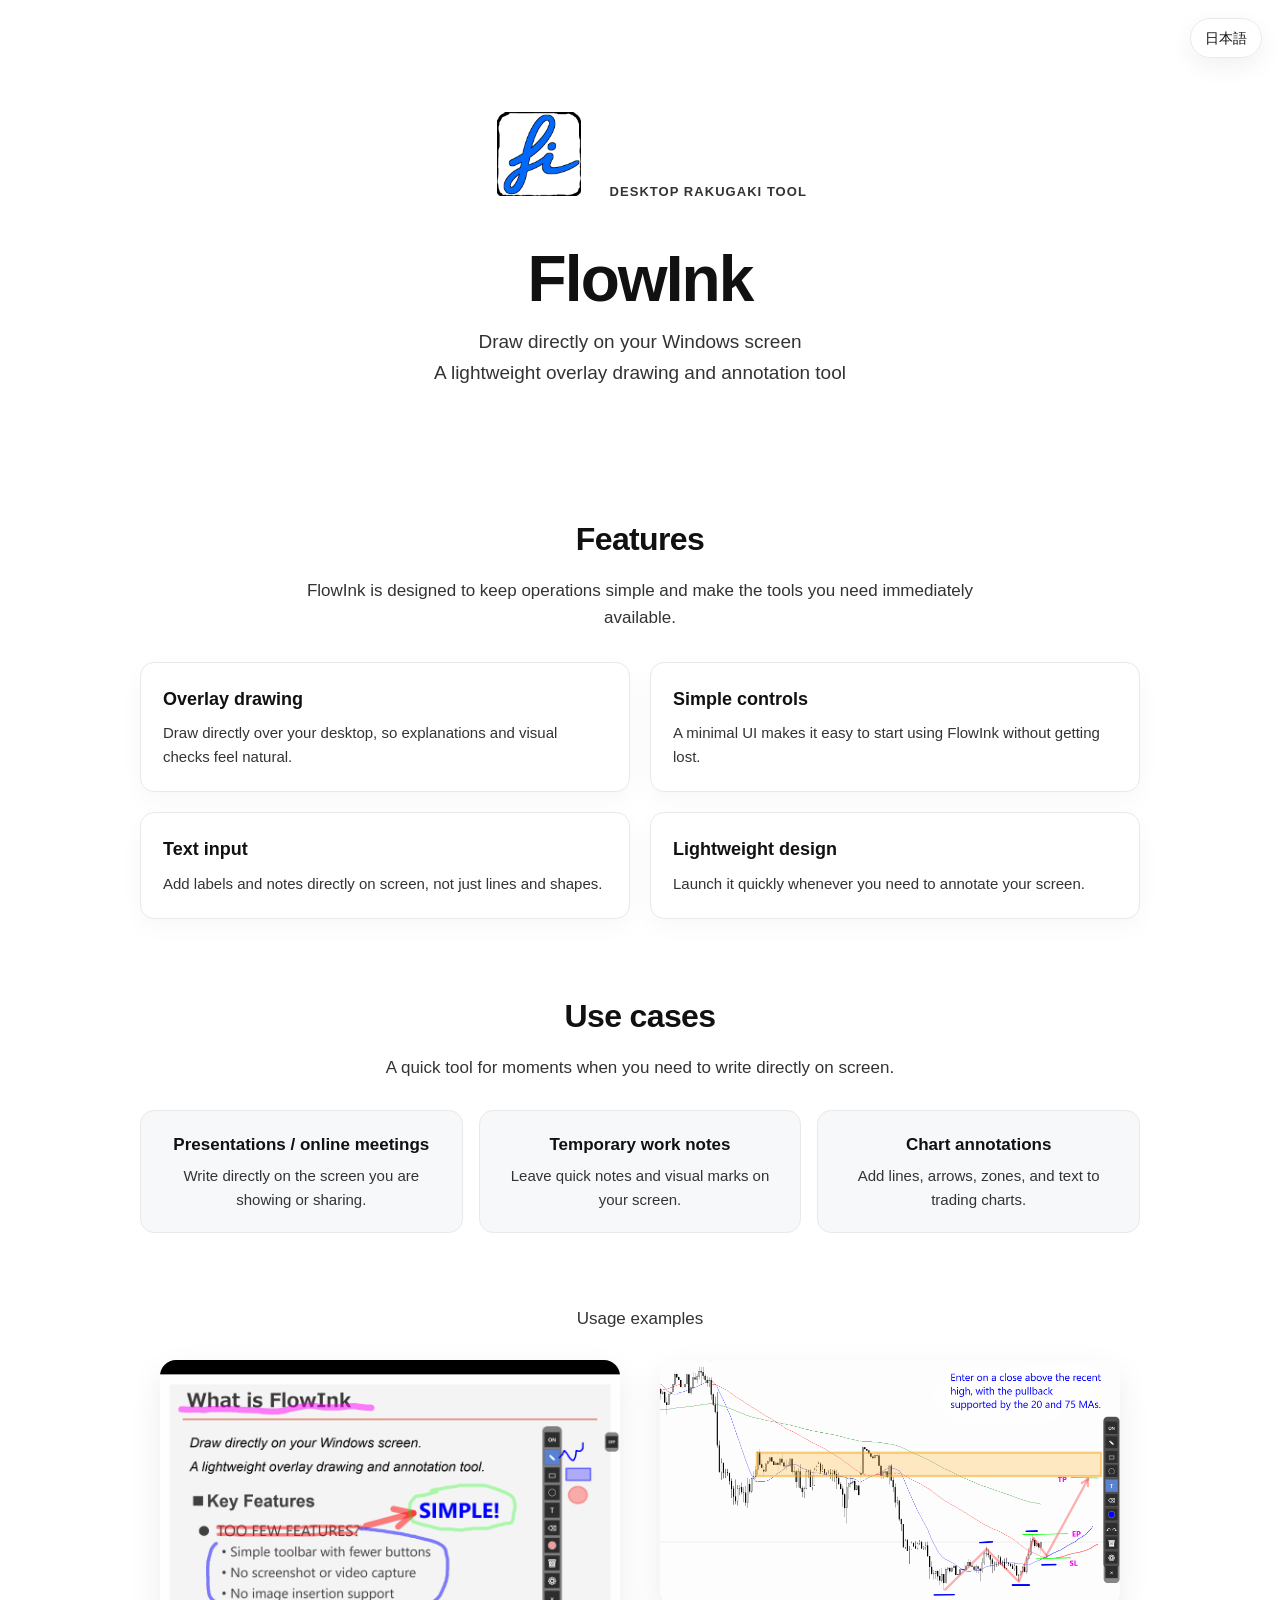
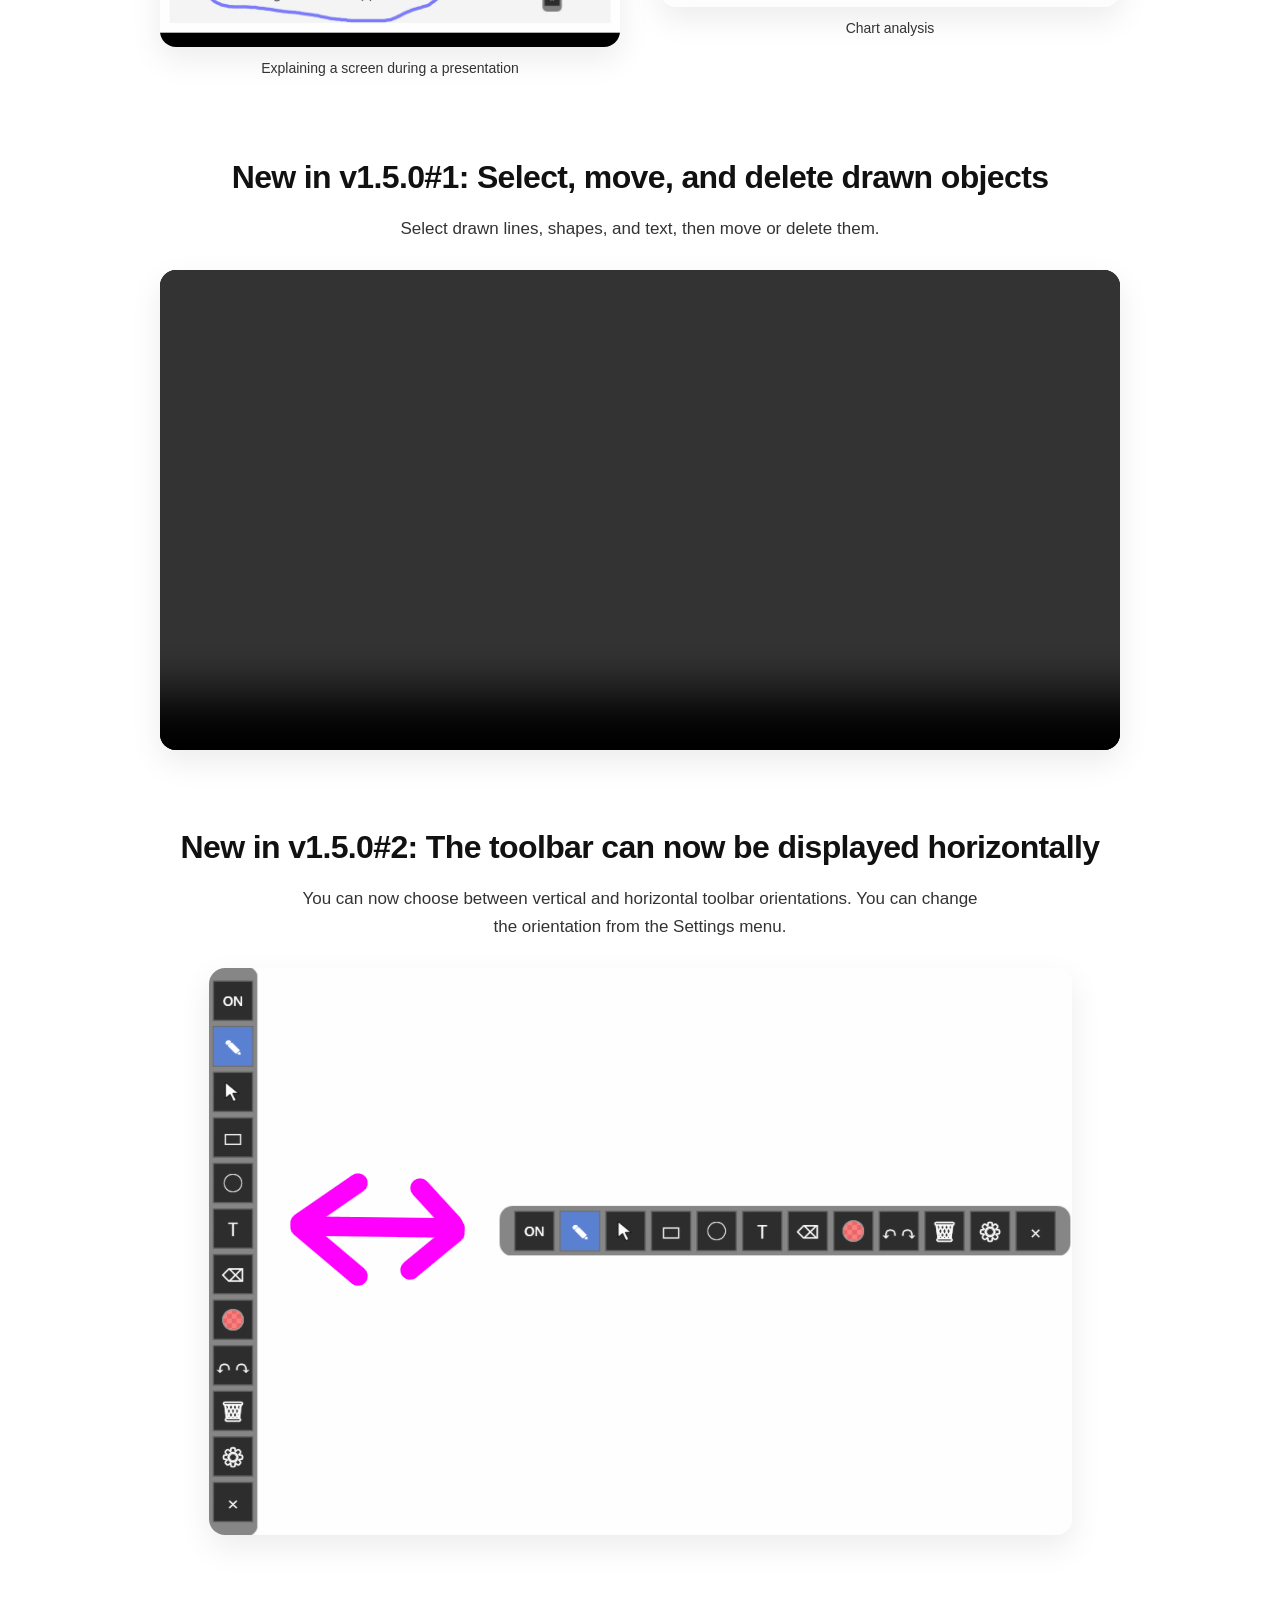
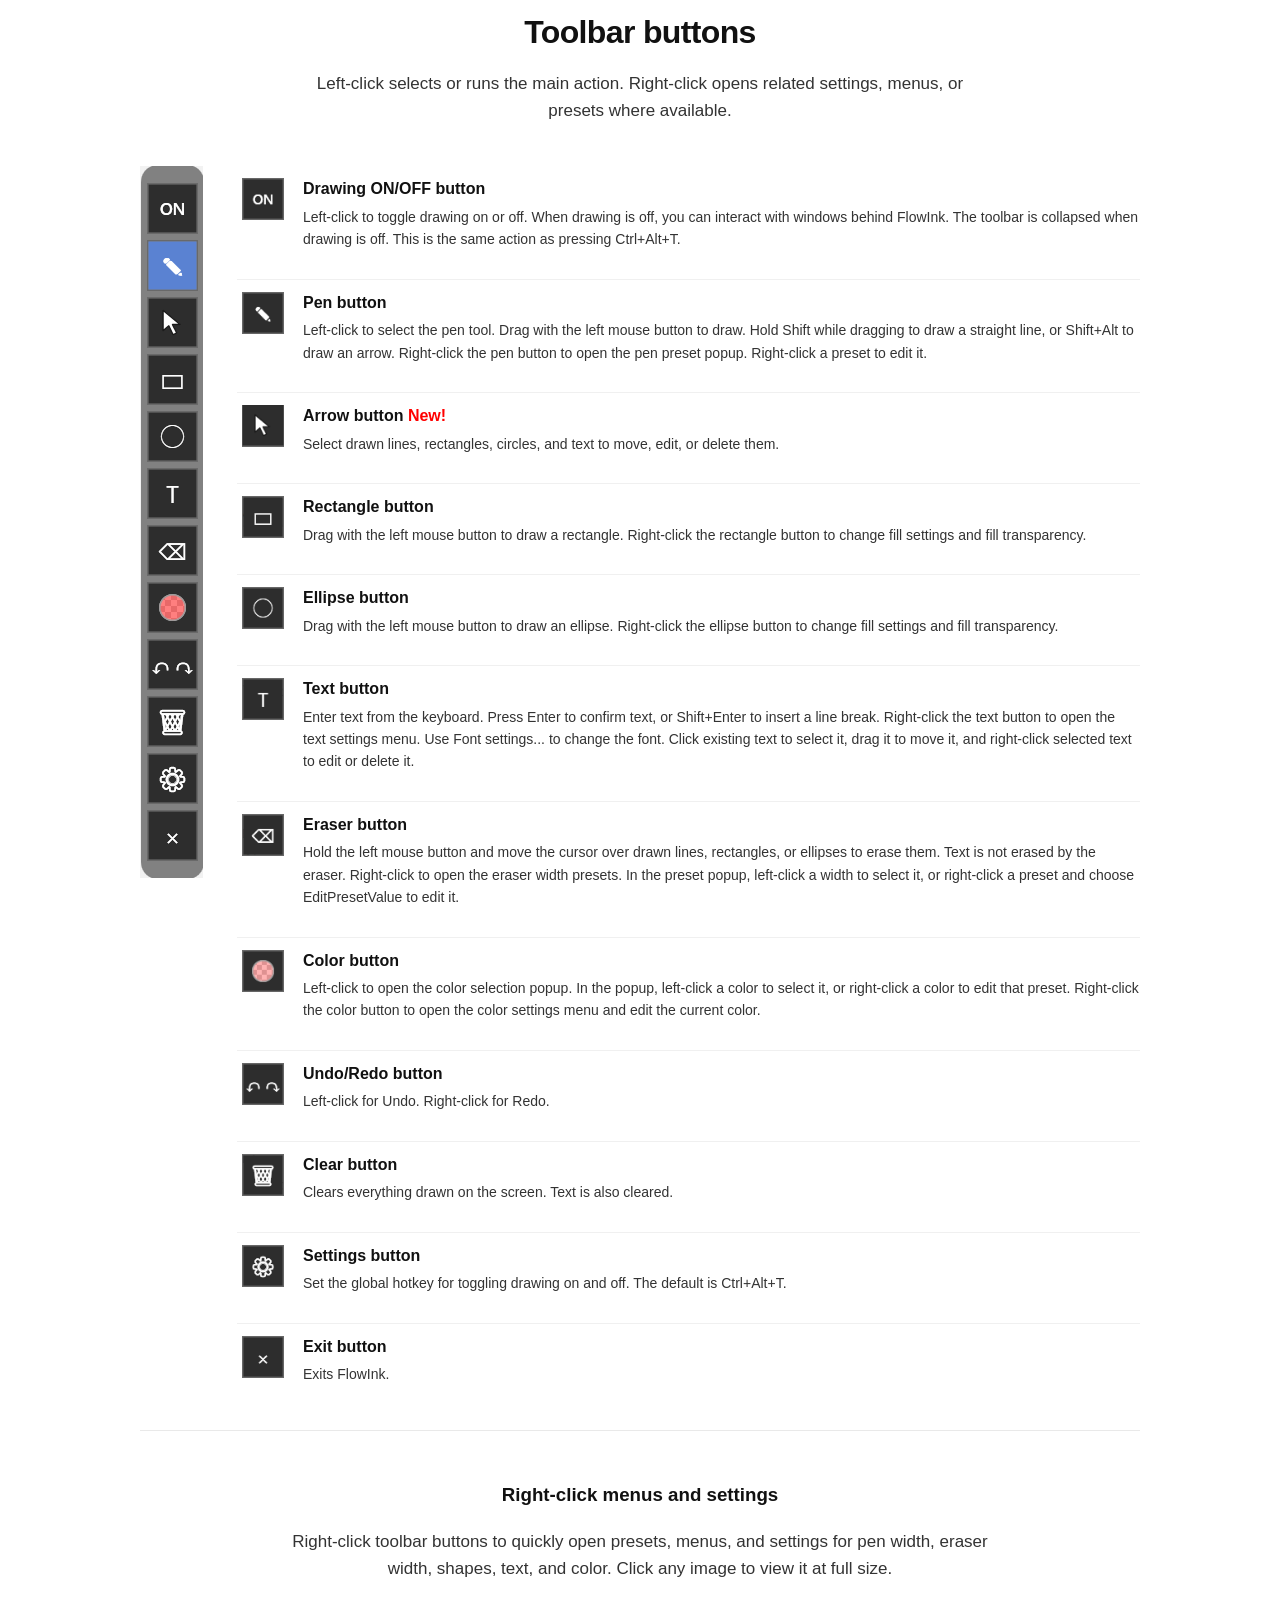
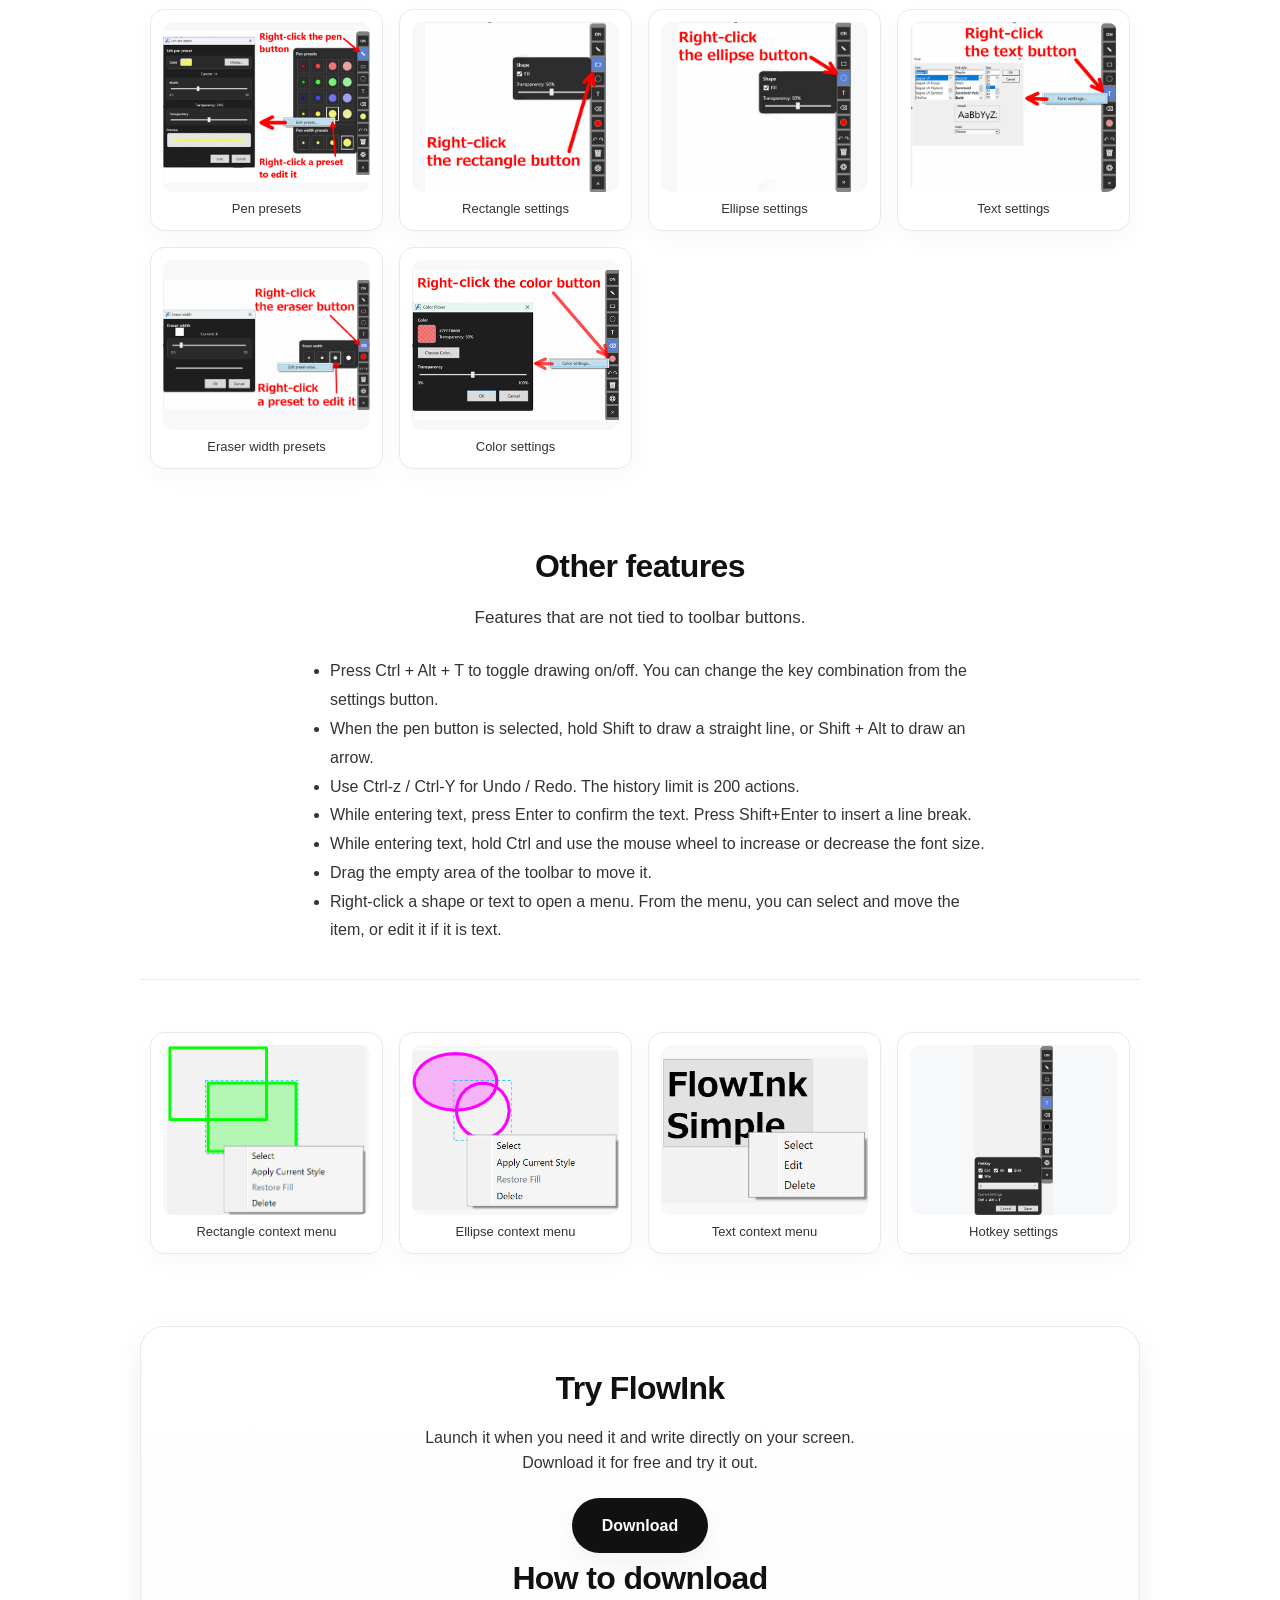
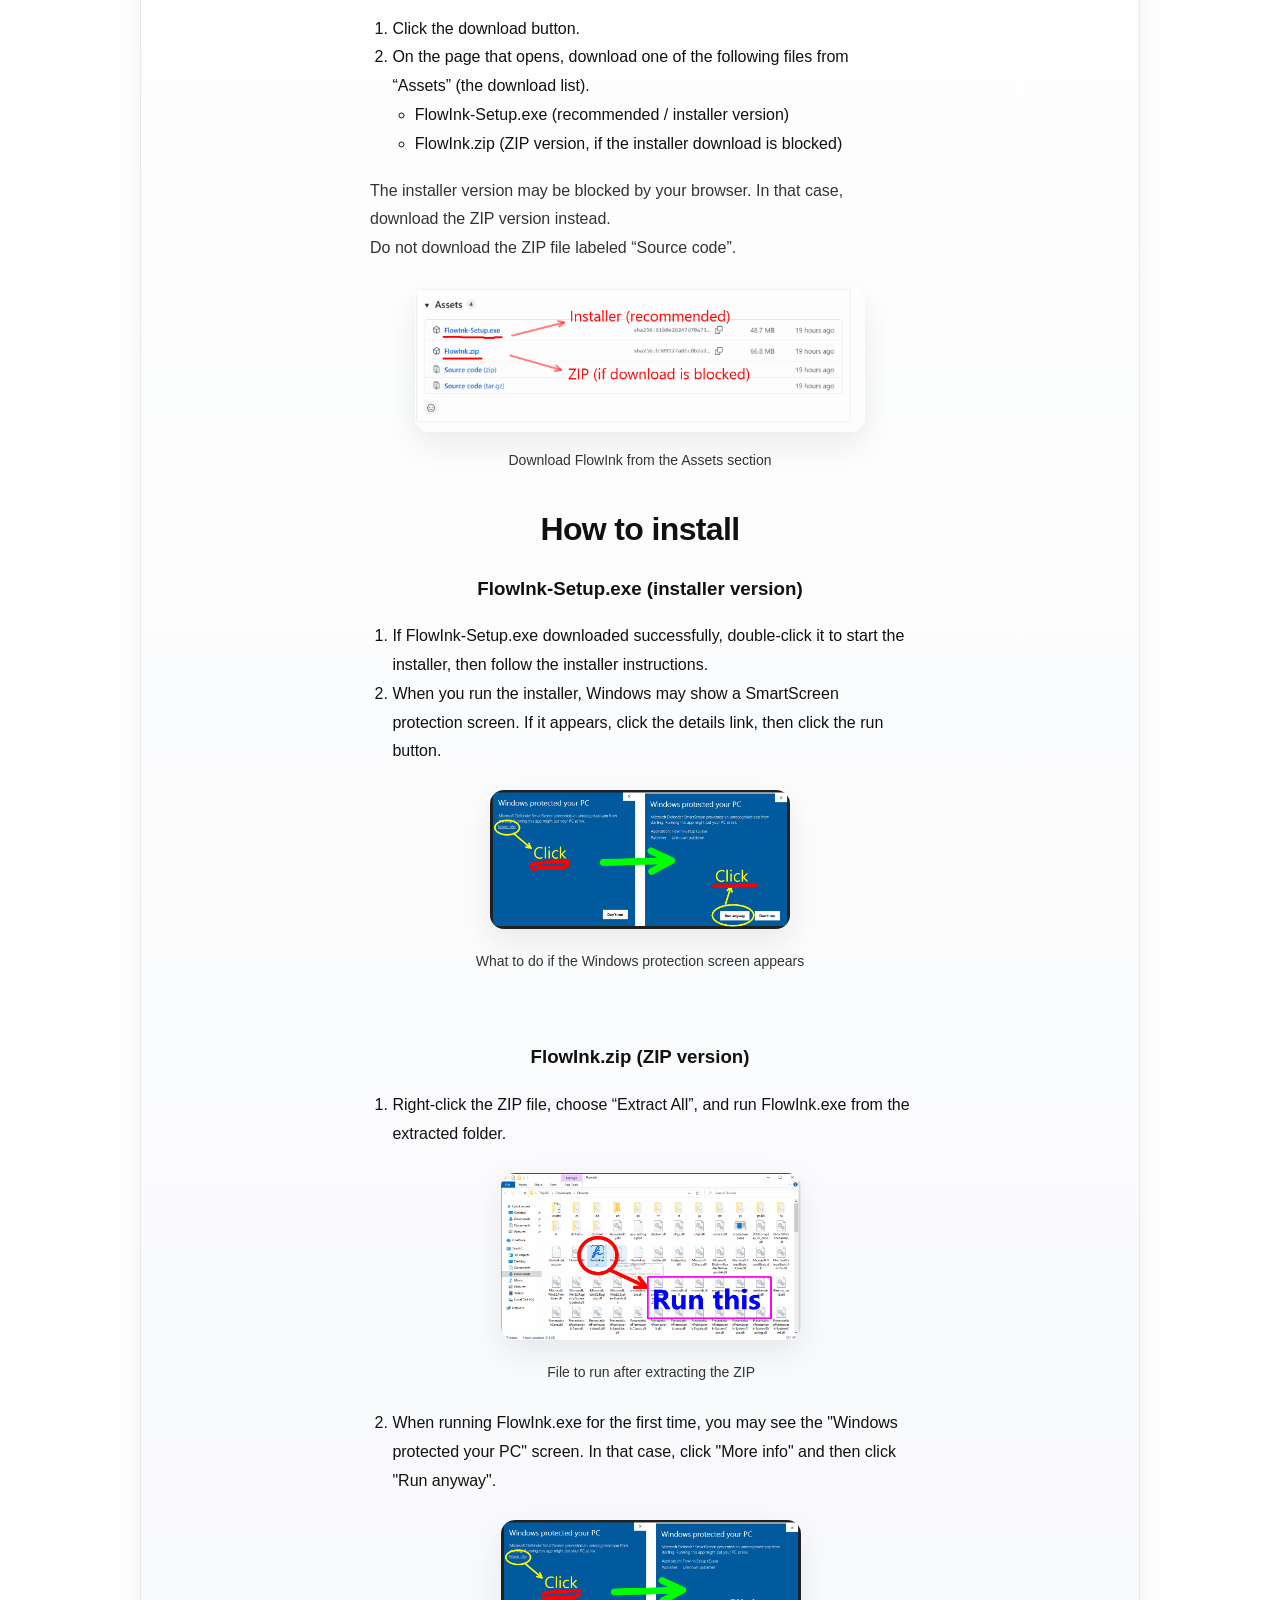
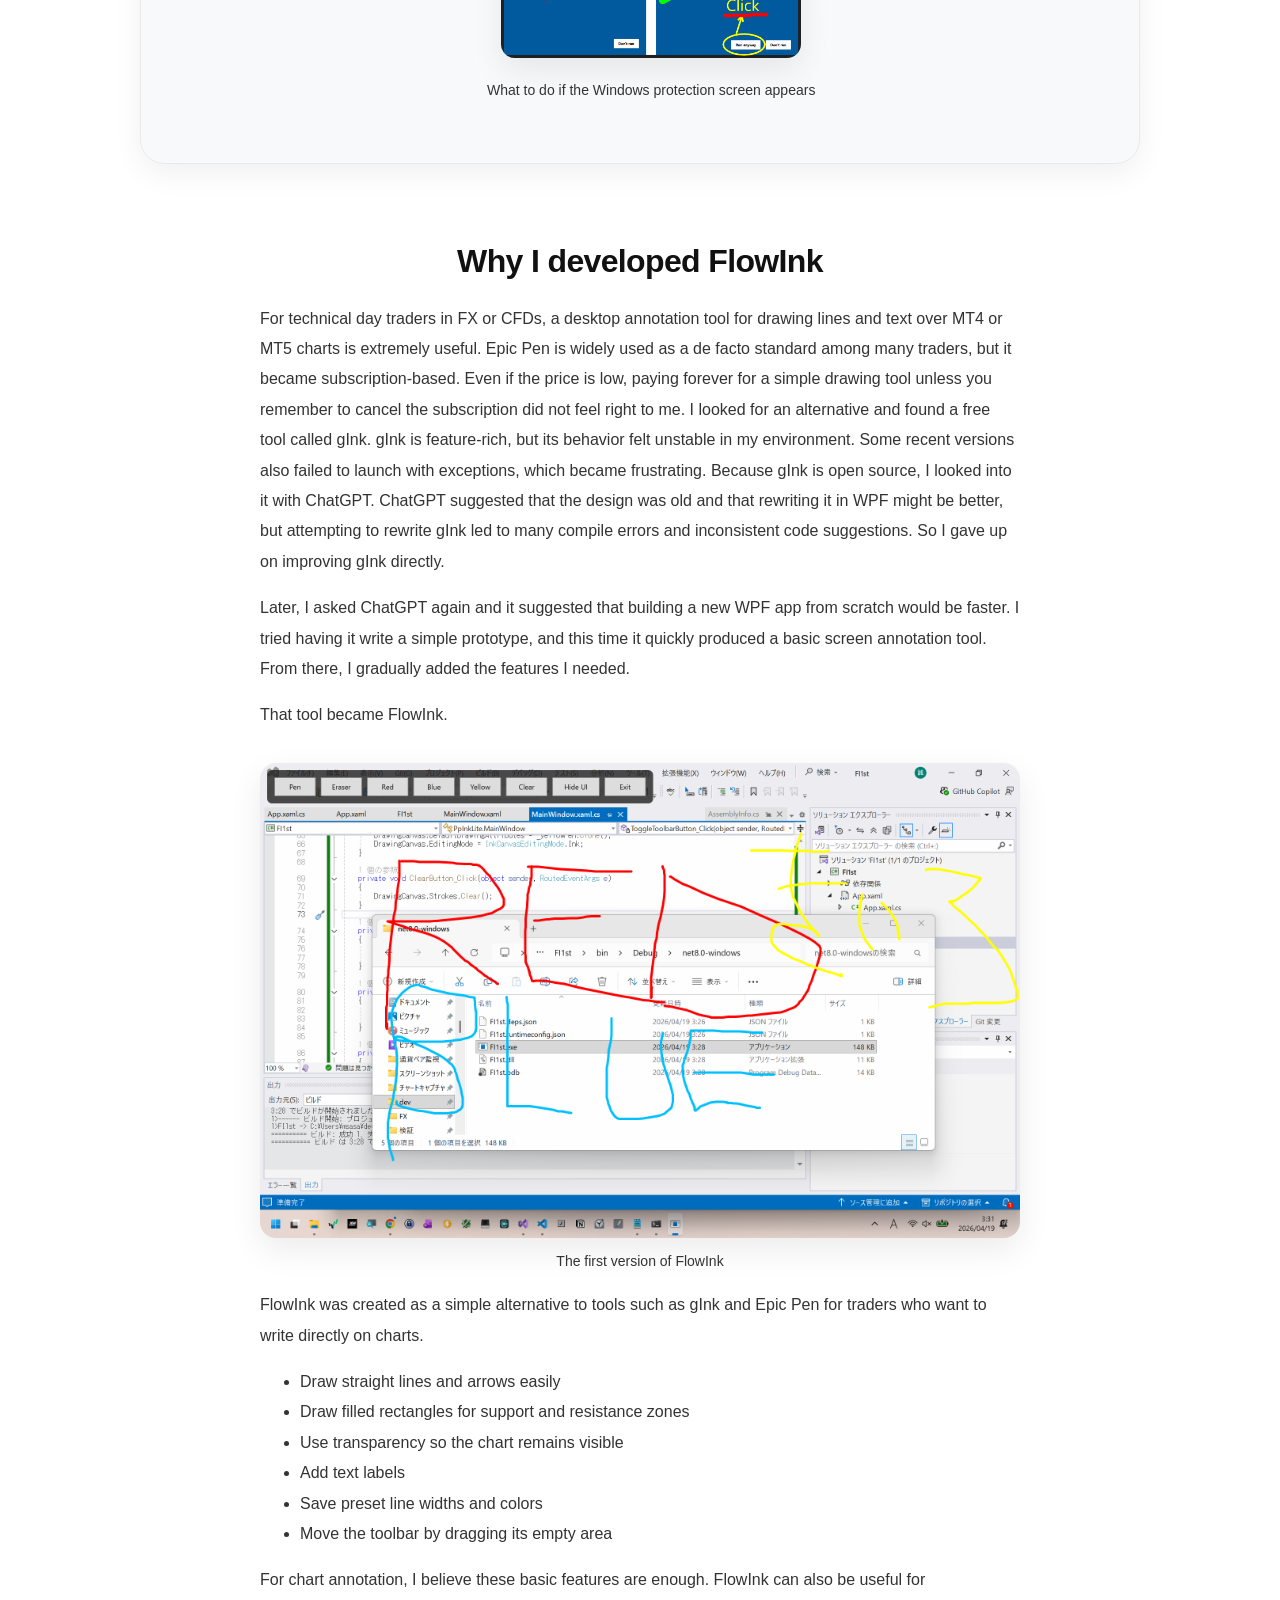
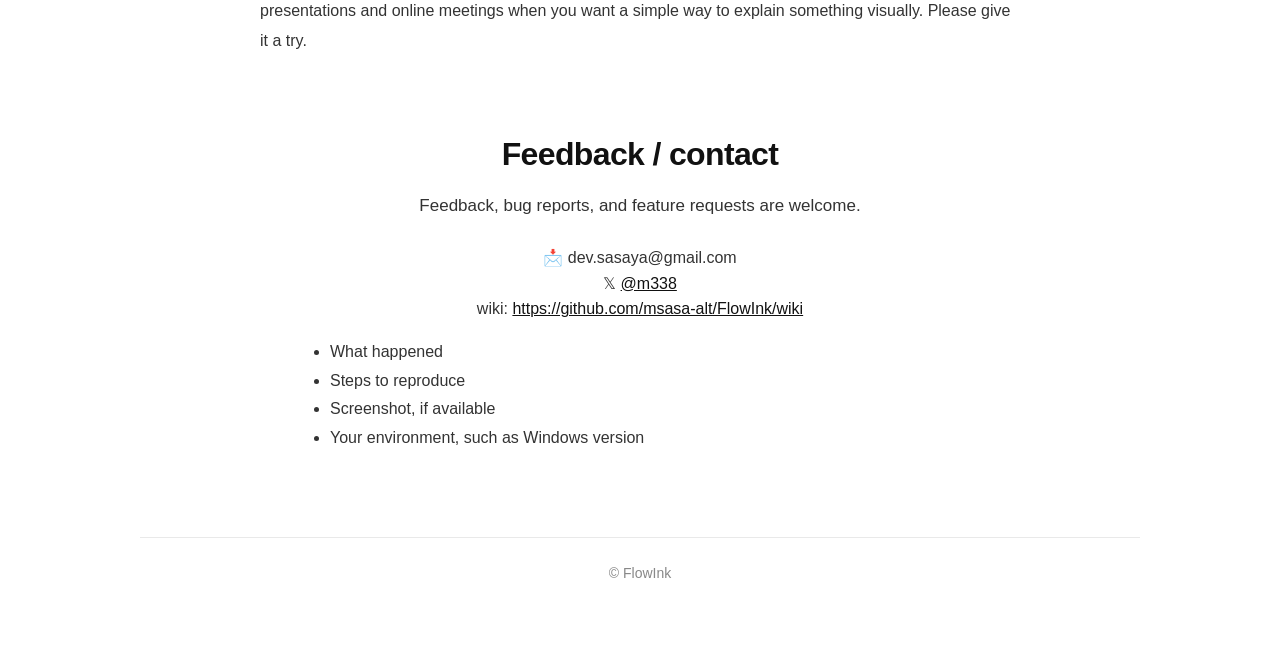
<file: docs/index.html>
<!DOCTYPE html>
<html lang="ja">
<head>
  <meta charset="UTF-8" />
  <meta name="viewport" content="width=device-width, initial-scale=1.0" />
  <title>FlowInk | Windows画面に直接描ける描画・落書きツール</title>
  <meta
    name="description"
    content="FlowInkはWindows画面に直接描ける軽量なオーバーレイ描画・落書きツールです。プレゼンやオンライン会議の画面説明・チャートへの書き込み等をすばやく行えます。"
  />
  <meta name="robots" content="index, follow">
  <link rel="canonical" href="https://msasa-alt.github.io/FlowInk/">
  <link rel="alternate" hreflang="ja" href="https://msasa-alt.github.io/FlowInk/">
  <link rel="alternate" hreflang="en" href="https://msasa-alt.github.io/FlowInk/en/">
  <link rel="alternate" hreflang="x-default" href="https://msasa-alt.github.io/FlowInk/en/">
  <script>
    (function() {
      var params = new URLSearchParams(window.location.search);
      var selectedLang = params.get('lang');

      if (selectedLang === 'ja') {
        localStorage.setItem('flowink_lang', 'ja');
        return;
      }

      if (selectedLang === 'en') {
        localStorage.setItem('flowink_lang', 'en');
      }

      if (localStorage.getItem('flowink_lang') === 'ja') {
        return;
      }

      var languages = navigator.languages || [navigator.language || navigator.userLanguage || ''];
      var isJapanese = languages.some(function(lang) {
        return String(lang).toLowerCase().indexOf('ja') === 0;
      });

      if (!isJapanese) {
        window.location.replace(new URL('en/', window.location.href).href);
      }
    })();
  </script>

  <style>
    :root {
      --bg: #ffffff;
      --text: #111111;
      --muted: #333333;
      --line: #e9e9e9;
      --soft: #f7f8fa;
      --accent: #111111;
      --accent-hover: #2a2a2a;
      --radius: 14px;
      --shadow: 0 10px 30px rgba(0, 0, 0, 0.06);

      /* toolbar diagram tuning */
      --toolbar-image-width: 63px;
            --line-len: 44px;
      --dot-size: 8px;
      --callout-card-min-h: 58px;
    }

    * {
      box-sizing: border-box;
    }

    html {
      scroll-behavior: smooth;
    }

    body {
      margin: 0;
      font-family: -apple-system, BlinkMacSystemFont, "Segoe UI", sans-serif;
      background: var(--bg);
      color: var(--text);
      text-align: center;
      line-height: 1.6;
    }

    .container {
      max-width: 1040px;
      margin: 0 auto;
      padding: 72px 20px;
    }

    .hero {
      padding-top: 16px;
      padding-bottom: 24px;
    }

    .logo-wrap {
      display: inline-flex;
      align-items: center;
      justify-content: center;
      width: 132px;
      height: 132px;
      border-radius: 28px;
      background: #ffffff;
      /* box-shadow: var(--shadow); */
      margin-bottom: 26px;
    }

    img.logo {
      width: 84px;
      height: 84px;
      object-fit: contain;
      display: block;
    }

    .eyebrow {
      display: inline-block;
      font-size: 13px;
      font-weight: 700;
      letter-spacing: 0.08em;
      text-transform: uppercase;
      color: var(--muted);
      margin-bottom: 10px;
    }

    h1 {
      font-size: clamp(40px, 7vw, 64px);
      line-height: 1.05;
      letter-spacing: -0.03em;
      margin: 0 0 14px;
    }

    p.lead {
      max-width: 700px;
      margin: 0 auto 30px;
      font-size: 19px;
      color: var(--muted);
    }

    .btn-row {
      display: flex;
      justify-content: center;
      gap: 12px;
      flex-wrap: wrap;
      margin-bottom: 22px;
    }

    .btn {
      display: inline-block;
      padding: 15px 30px;
      background: var(--accent);
      color: #fff;
      text-decoration: none;
      border-radius: 999px;
      font-weight: 700;
      transition: 0.18s ease;
      box-shadow: var(--shadow);
    }

    .btn:hover {
      background: var(--accent-hover);
      transform: translateY(-1px);
    }


    .language-switch {
      position: fixed;
      top: 18px;
      right: 18px;
      z-index: 1000;
      font-size: 14px;
    }

    .language-switch a {
      display: inline-block;
      padding: 8px 14px;
      color: var(--text);
      text-decoration: none;
      border: 1px solid var(--line);
      border-radius: 999px;
      background: rgba(255, 255, 255, 0.92);
      box-shadow: 0 8px 24px rgba(0, 0, 0, 0.06);
    }

    .language-switch a:hover {
      background: var(--soft);
    }

    .subnote {
      color: var(--muted);
      font-size: 14px;
      margin: 0;
    }


    .guide {
      max-width: 600px;
      margin: 0 auto 22px;
      padding: 0 30px;
      text-align: left;
      line-height: 1.8;
    }

    .guide ol,
    .guide ul {
      margin: 0 0 18px 1.4em;
      padding: 0;
    }

    .guide p {
      margin: 0;
    }

    .download-shot {
      margin: 24px auto 32px;
      text-align: center;
    }

    .download-shot a {
      display: inline-block;
      cursor: zoom-in;
    }

    .download-shot img {
      width: 100%;
      max-width: 450px;
      height: auto;
      border-radius: 14px;
      box-shadow: 0 12px 32px rgba(0, 0, 0, 0.08);
    }

    .download-shot figcaption {
      margin-top: 10px;
      font-size: 14px;
      color: var(--muted);
    }

    .install-shot {
      margin: 24px auto;
      text-align: center;
    }

    .install-shot a {
      display: inline-block;
      cursor: zoom-in;
    }

    .install-shot img {
      width: 100%;
      max-width: 300px;
      height: auto;
      border-radius: 14px;
      box-shadow: 0 12px 32px rgba(0, 0, 0, 0.08);
    }

    .install-shot figcaption {
      margin-top: 10px;
      font-size: 14px;
      color: var(--muted);
    }

    .unzip-shot {
      margin: 24px auto;
      text-align: center;
    }

    .unzip-shot a {
      display: inline-block;
      cursor: zoom-in;
    }

    .unzip-shot img {
      width: 100%;
      max-width: 300px;
      height: auto;
      border-radius: 14px;
      box-shadow: 0 12px 32px rgba(0, 0, 0, 0.08);
    }

    .unzip-shot figcaption {
      margin-top: 10px;
      font-size: 14px;
      color: var(--muted);
    }    

    .section {
      margin-top: 72px;
    }

    h2 {
      font-size: 32px;
      letter-spacing: -0.02em;
      margin: 0 0 12px;
    }

    .section-lead {
      max-width: 700px;
      margin: 0 auto 26px;
      color: var(--muted);
      font-size: 17px;
    }

    .features {
      display: grid;
      grid-template-columns: repeat(2, minmax(0, 1fr));
      gap: 20px;
      text-align: left;
      margin-top: 30px;
    }

    .card {
      border: 1px solid var(--line);
      padding: 22px;
      border-radius: var(--radius);
      background: #fff;
      box-shadow: 0 8px 24px rgba(0, 0, 0, 0.03);
    }

    .card strong {
      display: block;
      font-size: 18px;
      margin-bottom: 8px;
    }

    .card p {
      margin: 0;
      color: var(--muted);
      font-size: 15px;
    }

    .toolbar-diagram-wrap {
      margin-top: 34px;
      padding: 8px 0 0;
      border: none;
      border-radius: 0;
      background: transparent;
      box-shadow: none;
      overflow: visible;
    }

    .toolbar-diagram {
      width: 100%;
      display: grid;
      grid-template-columns: auto minmax(0, 1fr);
      gap: 34px;
      align-items: start;
      text-align: left;
    }

    .toolbar-image-col {
      height: auto;
      display: flex;
      justify-content: center;
      align-items: flex-start;
    }

    .toolbar-image-col img {
      width: var(--toolbar-image-width);
      height: auto;
      display: block;
    }

    .tool-list {
      display: grid;
      gap: 18px;
    }

    .tool-item {
      display: grid;
      grid-template-columns: 52px minmax(0, 1fr);
      gap: 14px;
      align-items: start;
      padding: 10px 0;
      text-align: left;
    }

    .tool-item + .tool-item {
      border-top: 1px solid #f0f0f0;
    }

    .tool-icon {
      display: flex;
      align-items: flex-start;
      justify-content: center;
      padding-top: 2px;
    }

    .tool-icon img {
      width: 42px;
      height: auto;
      display: block;
    }

    .tool-body strong {
      display: block;
      font-size: 16px;
      margin-bottom: 4px;
    }

    .tool-body p {
      margin: 0;
      color: var(--muted);
      font-size: 14px;
      line-height: 1.6;
    }
    
    .toolbar-examples {
      margin-top: 34px;
      padding-top: 30px;
      border-top: 1px solid var(--line);
    }

    .toolbar-example-gallery {
      display: grid;
      grid-template-columns: repeat(4, minmax(0, 1fr));
      gap: 16px;
      max-width: 980px;
      margin: 22px auto 0;
    }

    .toolbar-example-shot {
      margin: 0;
      padding: 12px;
      border: 1px solid var(--line);
      border-radius: var(--radius);
      background: #fff;
      box-shadow: 0 8px 24px rgba(0, 0, 0, 0.03);
    }

    .toolbar-example-shot a {
      display: block;
      cursor: zoom-in;
    }

    .toolbar-example-shot img {
      width: 100%;
      height: 170px;
      object-fit: contain;
      display: block;
      margin: 0 auto;
      border-radius: 10px;
      background: var(--soft);
    }

    .toolbar-example-shot figcaption {
      margin-top: 8px;
      font-size: 13px;
      color: var(--muted);
      text-align: center;
      line-height: 1.4;
    }

    .use-cases {
      display: grid;
      grid-template-columns: repeat(3, minmax(0, 1fr));
      gap: 16px;
      margin-top: 28px;
    }


    .usage-gallery {
      display: grid;
      grid-template-columns: repeat(2, minmax(0, 1fr));
      gap: 20px;
      margin-top: 28px;
      max-width: 980px;
      margin-left: auto;
      margin-right: auto;
      align-items: start;
    }

    .usage-shot {
      margin: 0;
    }

    .usage-shot a {
      display: block;
      cursor: zoom-in;
    }

    .usage-shot img {
      width: 100%;
      max-width: 460px;
      display: block;
      margin: 0 auto;
      border-radius: 16px;
      box-shadow: 0 12px 32px rgba(0, 0, 0, 0.08);
    }

    .usage-shot figcaption {
      margin-top: 10px;
      font-size: 14px;
      color: var(--muted);
      text-align: center;
    }

    .feature-video {
      max-width: 960px;
      margin: 28px auto 0;
    }

    .feature-video video {
      width: 100%;
      height: auto;
      display: block;
      border-radius: 16px;
      box-shadow: 0 12px 32px rgba(0, 0, 0, 0.08);
      background: #000;
    }

    .use-case {
      padding: 20px;
      border-radius: var(--radius);
      background: var(--soft);
      border: 1px solid var(--line);
    }

    .use-case strong {
      display: block;
      margin-bottom: 6px;
      font-size: 17px;
    }

    .use-case p {
      margin: 0;
      color: var(--muted);
      font-size: 15px;
    }

    .steps {
      display: inline-flex;
      flex-direction: column;
      gap: 12px;
      text-align: left;
      margin-top: 8px;
      max-width: 520px;
      width: 100%;
    }

    .step {
      border: 1px solid var(--line);
      border-radius: var(--radius);
      padding: 16px 18px;
      background: #fff;
    }

    .step strong {
      display: inline-block;
      margin-right: 6px;
    }

    .cta-box {
      margin-top: 72px;
      padding: 36px 24px;
      border: 1px solid var(--line);
      border-radius: 24px;
      background: linear-gradient(180deg, #ffffff 0%, #f8f9fb 100%);
      box-shadow: var(--shadow);
    }

    .cta-box h2 {
      margin-bottom: 10px;
    }

    .cta-box p {
      max-width: 620px;
      margin: 0 auto 22px;
      color: var(--muted);
    }

    footer {
      margin-top: 84px;
      padding-top: 24px;
      border-top: 1px solid var(--line);
      font-size: 14px;
      color: #888;
    }

    @media (max-width: 900px) {

      .usage-gallery {
        grid-template-columns: 1fr;
        max-width: 560px;
      }

      .toolbar-example-gallery {
        grid-template-columns: repeat(2, minmax(0, 1fr));
        max-width: 620px;
      }
    }

    @media (max-width: 760px) {
      .features,
      .use-cases {
        grid-template-columns: 1fr;
      }

      .container {
        padding: 56px 18px;
      }

      .section {
        margin-top: 56px;
      }

      .cta-box {
        margin-top: 56px;
      }

      .toolbar-diagram-wrap {
        margin-top: 24px;
      }

      .toolbar-diagram {
        grid-template-columns: 1fr;
        gap: 24px;
        text-align: left;
      }

      .toolbar-image-col {
        width: 100%;
      }

      .toolbar-image-col img {
        width: 40px;      /* ←これ追加（本質） */
        height: auto;
        margin: 0 auto;
        display: block;
      }

      .tool-item {
        grid-template-columns: 46px minmax(0, 1fr);
        gap: 12px;
      }

      .tool-icon img {
        width: 38px;
      }

      .toolbar-example-gallery {
        gap: 12px;
      }

      .toolbar-example-shot {
        padding: 10px;
      }

      .toolbar-example-shot img {
        height: 150px;
      }
    }
  </style>
</head>

<body>
  <div class="container">
    <nav class="language-switch" aria-label="Language switch">
      <a href="en/" onclick="localStorage.setItem('flowink_lang', 'en')">English</a>
    </nav>
    <section class="hero">
      <div class="logo-wrap">
        <img src="images/FlowInk_logo.png" class="logo" alt="FlowInk icon" />
      </div>

      <div class="eyebrow">Desktop RAKUGAKI Tool</div>

      <h1>FlowInk</h1>

      <p class="lead">
        Windows画面に直接描ける<br>
        軽量なオーバーレイ描画・落書きツール
      </p>
    </section>

    <section class="section">
      <h2>特長</h2>
      <p class="section-lead">
        余計な操作を増やさず、必要な機能をすぐ使えることを重視した設計です。
      </p>

      <div class="features">
        <div class="card">
          <strong>オーバーレイ描画</strong>
          <p>デスクトップ画面の上にそのまま書き込めるので、説明や確認が直感的です。</p>
        </div>

        <div class="card">
          <strong>シンプル操作</strong>
          <p>最小構成のUIで、迷いにくく、起動してすぐ使い始められます。</p>
        </div>

        <div class="card">
          <strong>テキスト入力</strong>
          <p>線や図形だけでなく、補足説明やラベルもその場で追加できます。</p>
        </div>

        <div class="card">
          <strong>軽量設計</strong>
          <p>重たいセットアップなしで、必要なときにすぐ立ち上げて使えます。</p>
        </div>
      </div>
    </section>

    <section class="section">
      <h2>こんな用途に</h2>
      <p class="section-lead">
        ちょっと書き込みたい場面に、手早く使えるツールです。
      </p>

      <div class="use-cases">
        <div class="use-case">
          <strong>プレゼン／オンライン会議</strong>
          <p>表示／共有している画面に直接直接書き込みできます。</p>
        </div>

        <div class="use-case">
          <strong>作業メモ</strong>
          <p>一時的な書き込みや補足メモを画面上に残せます。</p>
        </div>

        <div class="use-case">
          <strong>チャートへの書き込み</strong>
          <p>デイトレード等のチャート画面にラインや矢印などを記入できます。</p>
        </div>
      </div>
    </section>

    <section class="section">
      <p class="section-lead">
        使用例
      </p>

      <div class="usage-gallery">
        <figure class="usage-shot">
          <a href="images/PresoWithFlowInk.png" target="_blank" rel="noopener noreferrer">
            <img
              src="images/PresoWithFlowInk.png"
              alt="FlowInkを使ったプレゼン時の書き込み例"
            />
          </a>
          <figcaption>プレゼン中の画面説明</figcaption>
        </figure>

        <figure class="usage-shot">
          <a href="images/ChartWithFlowInk.png" target="_blank" rel="noopener noreferrer">
            <img
              src="images/ChartWithFlowInk.png"
              alt="FlowInkを使ったチャートへの書き込み例"
            />
          </a>
          <figcaption>チャート分析</figcaption>
        </figure>
      </div>
    </section>

    <section class="section">
      <h2>v1.5.0の新機能#1：描画オブジェクトの選択・編集</h2>
      <p class="section-lead">
        描画した線や図形、テキストを選択して、移動または削除できます。
      </p>

      <div class="feature-video">
        <video controls preload="metadata" playsinline aria-label="描画オブジェクトを選択・移動・削除する操作の紹介動画">
          <source src="videos/Flowink_video01.mp4" type="video/mp4">
          お使いのブラウザは動画の再生に対応していません。
        </video>
      </div>
    </section>

    <section class="section">
      <h2>v1.5.0の新機能#2：ツールバーを横向きにできるようになりました</h2>

      <p class="section-lead">
        ツールバーの表示方向を、縦向きと横向きから選べるようになりました。
        設定ボタンのメニューから変更できます。
      </p>

      <div style="max-width: 863px; margin: 28px auto 0;">
        <a
          href="images/toolbar_vh.png"
          target="_blank"
          rel="noopener noreferrer"
          style="display: block; cursor: zoom-in;"
        >
          <img
            src="images/toolbar_vh.png"
            alt="FlowInkの縦向きツールバーと横向きツールバー"
            width="863"
            height="567"
            loading="lazy"
            style="
              width: 100%;
              height: auto;
              display: block;
              margin: 0 auto;
              border-radius: 16px;
              box-shadow: 0 12px 32px rgba(0, 0, 0, 0.08);
            "
          />
        </a>
      </div>
    </section>

    <section class="section">
      <h2>ツールバーの各ボタンの説明</h2>
      <p class="section-lead">
        左クリックで主な操作を選択または実行します。右クリックで対応している設定・メニュー・プリセットを開きます。
      </p>

      <div class="toolbar-diagram-wrap">
        <div class="toolbar-diagram">
          <div class="toolbar-image-col">
            <img src="images/toolbar.png" alt="FlowInk toolbar" />
          </div>

          <div class="tool-list">
            <div class="tool-item">
              <div class="tool-icon">
                <img src="images/08ct.png" alt="クリック透過ボタン" />
              </div>
              <div class="tool-body">
                <strong>描画ON/OFFボタン</strong>
                <p>左クリックで描画のオン／オフを切り替えます。描画がオフのときは、FlowInkの背後にあるウィンドウを操作できます。描画がオフになるとツールバーは折りたたまれます。これは Ctrl+Alt+T を押したときと同じ操作です。</p>
              </div>
            </div>

            <div class="tool-item">
              <div class="tool-icon">
                <img src="images/01pen_button.png" alt="ペンボタン" />
              </div>
              <div class="tool-body">
                <strong>ペンボタン</strong>
                <p>マウスの左ボタンを押してドラッグすると線を描画できます。Shiftキーを押しながらドラッグすると直線、Shift+Altキーで矢印を描画できます。ペンボタンを右クリックするとプリセットポップアップが開きます。また、プリセットを右クリックするとプリセット値を変更できます。</p>
              </div>
            </div>

            <div class="tool-item">
              <div class="tool-icon">
                <img src="images/12arrow_btn.png" alt="矢印ボタン" />
              </div>
              <div class="tool-body">
                <strong>
                  矢印ボタン <span style="color: red;">New!</span>
                </strong>
                <p>描いた線、四角、丸、テキストを選択して、移動・編集・削除ができます。</p>
              </div>
            </div>

            <div class="tool-item">
              <div class="tool-icon">
                <img src="images/02rectangle.png" alt="四角形ボタン" />
              </div>
              <div class="tool-body">
                <strong>四角形ボタン</strong>
                <p>マウスの左ボタンをクリックしてドラッグすると四角形を描画できます。四角形ボタンにカーソルを当てて右クリックすると塗りつぶし／塗りつぶす色の透明度を変更できます。</p>
              </div>
            </div>

            <div class="tool-item">
              <div class="tool-icon">
                <img src="images/03ellipse.png" alt="円ボタン" />
              </div>
              <div class="tool-body">
                <strong>円ボタン</strong>
                <p>マウスの左ボタンをクリックしてドラッグすると円を描画できます。円ボタンにカーソルを当てて右クリックすると塗りつぶし／塗りつぶす色の透明度を変更できます。</p>
              </div>
            </div>

            <div class="tool-item">
              <div class="tool-icon">
                <img src="images/04text.png" alt="テキストボタン" />
              </div>
              <div class="tool-body">
                <strong>テキストボタン</strong>
                <p>キーボードからテキストが入力できます。Enterで文字列確定、Shift+Enterでテキストボックス内で改行できます。テキストボタンを右クリックするとフォントを変更できます。入力したテキストをクリックするとテキスト選択状態となり、ドラッグするとテキストを移動できます。また、テキストにカーソルを当てて右クリックするとテキストの編集／削除ができます。</p>
              </div>
            </div>

            <div class="tool-item">
              <div class="tool-icon">
                <img src="images/05eraser.png" alt="消しゴムボタン" />
              </div>
              <div class="tool-body">
                <strong>消しゴムボタン</strong>
                <p>マウスの左ボタンを押しっぱなしにすることで、描いた線／円／四角をカーソルで消せます、ただしテキストは消せません。テキストボタンを右クリックすると消しゴム幅プリセットメニューが開き、消しゴム幅が変更できます。また、プリセットの消しゴム幅を右クリックするとプリセット値を変更できます。</p>
              </div>
            </div>

            <div class="tool-item">
              <div class="tool-icon">
                <img src="images/06color.png" alt="カラーボタン" />
              </div>
              <div class="tool-body">
                <strong>カラーボタン</strong>
                <p>描画色を変更できます。マウスの左ボタンをクリックすると、色選択ポップアップが開きます。選択することで描画色を変更できます。プリセットカラーの各色タイルを右クリックするとプリセットの色を変更できます。色ボタンを右クリックすると現在の色を変更できます。</p>
              </div>
            </div>

            <div class="tool-item">
              <div class="tool-icon">
                <img src="images/11undo_redo_btn.png" alt="Undo/Redoボタン" />
              </div>
              <div class="tool-body">
                <strong>Undo/Redoボタン</strong>
                <p>左クリックでUndo、右クリックでRedoができます。</p>
              </div>
            </div>

            <div class="tool-item">
              <div class="tool-icon">
                <img src="images/07clear.png" alt="クリアボタン" />
              </div>
              <div class="tool-body">
                <strong>クリアボタン</strong>
                <p>画面上に描いた内容をすべて消去します。テキストも消去されます。</p>
              </div>
            </div>

            <div class="tool-item">
              <div class="tool-icon">
                <img src="images/09settings.png" alt="設定ボタン" />
              </div>
              <div class="tool-body">
                <strong>設定ボタン</strong>
                <p>描画ON/OFFができるグローバルホットキーを設定できます。デフォルトはCtrl+Alt+Tです。</p>
              </div>
            </div>

            <div class="tool-item">
              <div class="tool-icon">
                <img src="images/10exit.png" alt="終了ボタン" />
              </div>
              <div class="tool-body">
                <strong>終了ボタン</strong>
                <p>FlowInkを終了します。</p>
              </div>
            </div>
          </div>
        </div>
      </div>
<!--  Toolbar right-click gallery start-->
      <div class="toolbar-examples">
        <h3>右クリックメニューと設定</h3>
        <p class="section-lead">
          ツールバーボタンを右クリックすると、ペン、消しゴム幅、図形、テキスト、色に関するプリセット、メニュー、設定を開けます。画像をクリックすると原寸大で表示できます。
        </p>

        <div class="toolbar-example-gallery">
          <figure class="toolbar-example-shot">
            <a href="images/01PenBtn_ja.png" target="_blank" rel="noopener noreferrer">
              <img
                src="images/01PenBtn_ja.png"
                alt="Pen preset popup opened from the pen button"
              />
            </a>
            <figcaption>ペンプリセット値の設定</figcaption>
          </figure>

          <figure class="toolbar-example-shot">
            <a href="images/02RectBtn_ja.png" target="_blank" rel="noopener noreferrer">
              <img
                src="images/02RectBtn_ja.png"
                alt="Right-click the rectangle button"
              />
            </a>
            <figcaption>四角形の設定</figcaption>
          </figure>

          <figure class="toolbar-example-shot">
            <a href="images/03EllBtn_ja.png" target="_blank" rel="noopener noreferrer">
              <img
                src="images/03EllBtn_ja.png"
                alt="Right-click the ellipse button"
              />
            </a>
            <figcaption>円の設定</figcaption>
          </figure>

          <figure class="toolbar-example-shot">
            <a href="images/04TxtBtn_ja.png" target="_blank" rel="noopener noreferrer">
              <img
                src="images/04TxtBtn_ja.png"
                alt="Right-click the text button"
              />
            </a>
            <figcaption>テキストの設定</figcaption>
          </figure>

          <figure class="toolbar-example-shot">
            <a href="images/05EraserBtn_ja.png" target="_blank" rel="noopener noreferrer">
              <img
                src="images/05EraserBtn_ja.png"
                alt="Right-click the eraser button"
              />
            </a>
            <figcaption>消しゴム幅プリセット値の変更</figcaption>
          </figure>

          <figure class="toolbar-example-shot">
            <a href="images/06ColorBtn_ja.png" target="_blank" rel="noopener noreferrer">
              <img
                src="images/06ColorBtn_ja.png"
                alt="Right-click the Color button"
              />
            </a>
            <figcaption>現在色の変更</figcaption>
          </figure>
           </div>
      </div>
<!--  Toolbar right-click gallery end-->
    </section>

    
    <section class="section">
      <h2>その他の機能</h2>
      <p class="section-lead">
        ツールバーボタン以外の機能です。
      </p>
      <div style="max-width:700px;margin:0 auto;text-align:left;color:var(--muted);line-height:1.8;">
        <ul>
          <li>Ctrl + Alt + T で描画ON/OFFを切り替えられます。設定ボタンでキーの組み合わせを変更できます</li>
          <li>ペンボタン選択時、Shiftキーで直線、Shift + Altキーで矢印を描画できます</li>
          <li>Ctrl-z / Ctrl-yでUndo / Redoができます。履歴は200です</li>
          <li>テキスト入力時にEnterで文字列確定。Shifet+Enterで改行できます</li>
          <li>テキスト入力時に Ctrl + マウスホイールの上下で文字サイズを拡大・縮小できます</li>
          <li>ツールバーの余白をつかむと移動できます。(余白にカーソルを合わせて左ボタンクリックでドラッグ)</li>
          <li>図形や文字列上で右クリックすると、メニューが開き、選択(移動)や編集(文字列のみ)ができます。</li>
        </ul>
      </div>

<!--  Other features gallery start-->
      <div class="toolbar-examples">
        <!--
        <h3>その他の操作例</h3>
        <p class="section-lead">
          図形やテキストの右クリックメニュー、描画ON/OFFのホットキー設定などの操作例です。画像をクリックすると原寸大で表示できます。
        </p>
        -->
        <div class="toolbar-example-gallery">
          <figure class="toolbar-example-shot">
            <a href="images/01RightClickTheRect_ja.png" target="_blank" rel="noopener noreferrer">
              <img
                src="images/01RightClickTheRect_ja.png"
                alt="四角形を右クリックしたときのメニュー"
              />
            </a>
            <figcaption>四角形の右クリックメニュー</figcaption>
          </figure>

          <figure class="toolbar-example-shot">
            <a href="images/02RightClickTheEll_ja.png" target="_blank" rel="noopener noreferrer">
              <img
                src="images/02RightClickTheEll_ja.png"
                alt="円を右クリックしたときのメニュー"
              />
            </a>
            <figcaption>円の右クリックメニュー</figcaption>
          </figure>

          <figure class="toolbar-example-shot">
            <a href="images/03RightClickTheTxt_ja.png" target="_blank" rel="noopener noreferrer">
              <img
                src="images/03RightClickTheTxt_ja.png"
                alt="テキストを右クリックしたときのメニュー"
              />
            </a>
            <figcaption>テキストの右クリックメニュー</figcaption>
          </figure>

          <figure class="toolbar-example-shot">
            <a href="images/04SettingDlg_ja.png" target="_blank" rel="noopener noreferrer">
              <img
                src="images/04SettingDlg_ja.png"
                alt="ホットキー設定画面"
              />
            </a>
            <figcaption>ホットキー設定</figcaption>
          </figure>
        </div>
      </div>
<!--  Other features gallery end-->
    </section>

<section class="cta-box">
      <h2>FlowInkを試す</h2>
      <p>
        必要なときにすぐ起動して、画面上にすぐ書ける。<br>
        まずはダウンロードして、使い心地を試してみてください。
      </p>
      <a
        class="btn"
        href="https://github.com/msasa-alt/FlowInk/releases"
        target="_blank"
        rel="noopener noreferrer"
      >
        ダウンロード
      </a>
      <h2>ダウンロード方法</h2>
      <div class="guide">
        <ol>
          <li>ダウンロードボタンをクリックします</li>
          <li>表示されたページの「Assets」（ダウンロード一覧）から以下のファイルをダウンロードしてください
            <ul>
              <li>FlowInk-Setup.exe（通常はこちら / インストーラー版）</li>
              <li>FlowInk.zip（インストーラー版がダウンロードできない場合 / ZIP版）</li>
            </ul>
          </li>
        </ol>
        <p>
        ※ インストーラー版はブラウザによりダウンロードがブロックされる場合があります。その時はZIP版をダウンロードしてください。<br>
        ※ 「Source code」と書かれたZIPではありません。
        </p>
      </div>
      <figure class="download-shot">
        <a href="images/AssetsBox_with_annotation.png" target="_blank" rel="noopener noreferrer">
          <img
            src="images/AssetsBox_with_annotation.png"
            alt="GitHub ReleasesのAssetsからFlowInkをダウンロードする場所の説明"
          />
        </a>
        <figcaption>Assetsからインストーラー版またはZIP版をダウンロードします</figcaption>
      </figure>
      <h2>インストール方法</h2>
      <h3>FlowInk-Setup.exe（インストーラー版）</h3>
      <div class="guide">
        <ol>
          <li>(無事に)FlowInk-Setup.exeがダウンロードできた方は、ダブルクリックで実行してください。インストーラーが起動しますので、それに従ってインストールしてください</li>
          <li>インストーラー実行時にWindowsのPC保護画面が表示される場合があります。その場合はPC保護画面の詳細リンクをクリックし、実行ボタンを押してください</li>
        </ol>
        <figure class="install-shot">
          <a href="images/PC保護画面_説明追記.png" target="_blank" rel="noopener noreferrer">
            <img
              src="images/PC保護画面_説明追記.png"
              alt="WindowsによってPCが保護されました画面の操作説明"
            />
          </a>
          <figcaption>PC保護画面が表示された場合の操作</figcaption>
        </figure>
      </div><br>
      <h3>FlowInk.zip(ZIP版)</h3>
      <div class="guide">
        <ol>
          <li>ZIPファイルを右クリックし「すべて展開」より、展開されたファイル内のFlowInk.exeを実行してください</li>
            <figure class="unzip-shot">
              <a href="images/unziped_ja.png" target="_blank" rel="noopener noreferrer">
                <img
                  src="images/unziped_ja.png"
                  alt="ZIP解凍後に実行するファイル"
                />
              </a>
              <figcaption>ZIP解凍後に実行するファイル</figcaption>
            </figure>
          <li>初回のFlowInk.exe実行時にWindowsのPC保護画面が表示される場合があります。その場合はPC保護画面の詳細リンクをクリックし、実行ボタンを押してください</li>
            <figure class="install-shot">
              <a href="images/PC保護画面_説明追記.png" target="_blank" rel="noopener noreferrer">
                <img
                  src="images/PC保護画面_説明追記.png"
                  alt="WindowsによってPCが保護されました画面の操作説明"
                />
              </a>
              <figcaption>PC保護画面が表示された場合の操作</figcaption>
            </figure>
        </ol>
      </div>
    </section>

    <section class="section">
      <h2>FlowInkを開発した経緯</h2>

      <div style="max-width: 760px; margin: 0 auto; text-align: left; color: var(--muted); line-height: 1.9;">
        <p>
          FXやCFDのテクニカルデイトレーダーにとってMT4やMT5のチャートソフトの画面に線や文字を書き込む落書きツールは必須です。
          Epic Penはデファクトスタンダードとして多くのトレーダーに使われていますが、少し前にサブスクになりました。
          必須なツールとはいえ、たかだが落書きソフトにサブスクって？(OfficeやAcrobatならともかく)、
          安いとは言え、使わなくなっても契約解除しない限り(忘れたら)一生お金を払い続けるの？
          となにか釈然としない。
          と言うことで代替ソフトを探したところginkと言うフリーのソフトを見つけました。
          ginkこれはこれで多機能だが、なーんか挙動がおかしく不安定。
          さらに最近は起動時に例外を吐いて起動できないバージョンもありでストレスが溜まっていました。
          幸いgink はソースが公開されており、チャッピー(ChatGPT)を相手に中身を調べていたんですが、
          チャッピー曰く設計が古い、WPFで書き直して云々ってなことを言ってくるので、
          WPFで書き直すチャレンジをしたけどコンパイルエラーを吐きまくるわ、
          チャッピーは自分の言ったことを忘れて聞くたびに違うコードを吐くわで、ginkを改良することはあきらめました。
        </p>

        <p>
          その後しばらくして(あらためて)チャッピーに相談したところ、WPFで新たに書き直すのが早いとかいうので、
          試しにコードを書いてもらったところ、こちらはサクッと簡単な落書きできるソフトを仕上げてきました。
          そうなるとこっちも盛り上がって機能を追加していきました。
        </p>

        <p>
          こうして出来上がったのが、FlowInkです。
        </p>

        <figure style="margin: 32px 0 0;">
          <img
            src="images/FlowInk1stVer.png"
            alt="FlowInkの最初バージョン"
            style="width: 100%; max-width: 900px; display: block; margin: 0 auto; border-radius: 16px; box-shadow: 0 12px 32px rgba(0, 0, 0, 0.08);"
          />
          <figcaption style="margin-top: 10px; font-size: 14px; color: var(--muted); text-align: center;">
            FlowInkの最初バージョン
          </figcaption>
        </figure>
        <p>
          このような経緯なので、FlowInkはデイトレーダーがginkやEpic Penの代替ソフトウェアとして使える最低限の機能を持たせています。
        <ul>
          <li>直線や矢印が簡単に引ける</li>
          <li>サポート／レジスタンス帯の長方形(塗りつぶし)</li>
          <li>色の透明度の設定(下のチャートが見えるように)</li>
          <li>テキスト入力</li>
          <li>線幅、色をプリセットしておける</li>
          <li>ツールバーの余白をつかむと移動できます。(余白にカーソルを合わせて左ボタンクリックでドラッグ)</li>
        </ul>
          最低限といっても、チャートへの書き込みならこれぐらいの機能で十分と考えています。<br>
          同じく、プレゼンやオンラインミーティングの画面説明にもシンプルで使いやすいかと。<br>
          ぜひ使ってみてください。
        </p>
      </div>
    </section>
<section class="section">
      <h2>フィードバック・お問い合わせ</h2>
      <p class="section-lead">
        FlowInkの改善のため、ご意見・不具合報告・ご要望などをお待ちしています。
      </p>

      <p style="color: var(--muted);">
        📩 dev.sasaya@gmail.com<br>
        𝕏 <a href="https://x.com/m338" target="_blank" rel="noopener noreferrer" style="color: var(--text);">@m338</a><br>
        wiki: <a href="https://github.com/msasa-alt/FlowInk/wiki" target="_blank" rel="noopener noreferrer" style="color: var(--text);">https://github.com/msasa-alt/FlowInk/wiki</a>
      </p>

      <div style="max-width:700px;margin:0 auto;text-align:left;color:var(--muted);line-height:1.8;">
        <ul>
          <li>発生した内容</li>
          <li>操作手順</li>
          <li>スクリーンショット（あれば）</li>
          <li>使用環境（Windowsバージョンなど）</li>
        </ul>
      </div>
    </section>
    <footer>
      © FlowInk
    </footer>
  </div>
</body>
</html>
</file>
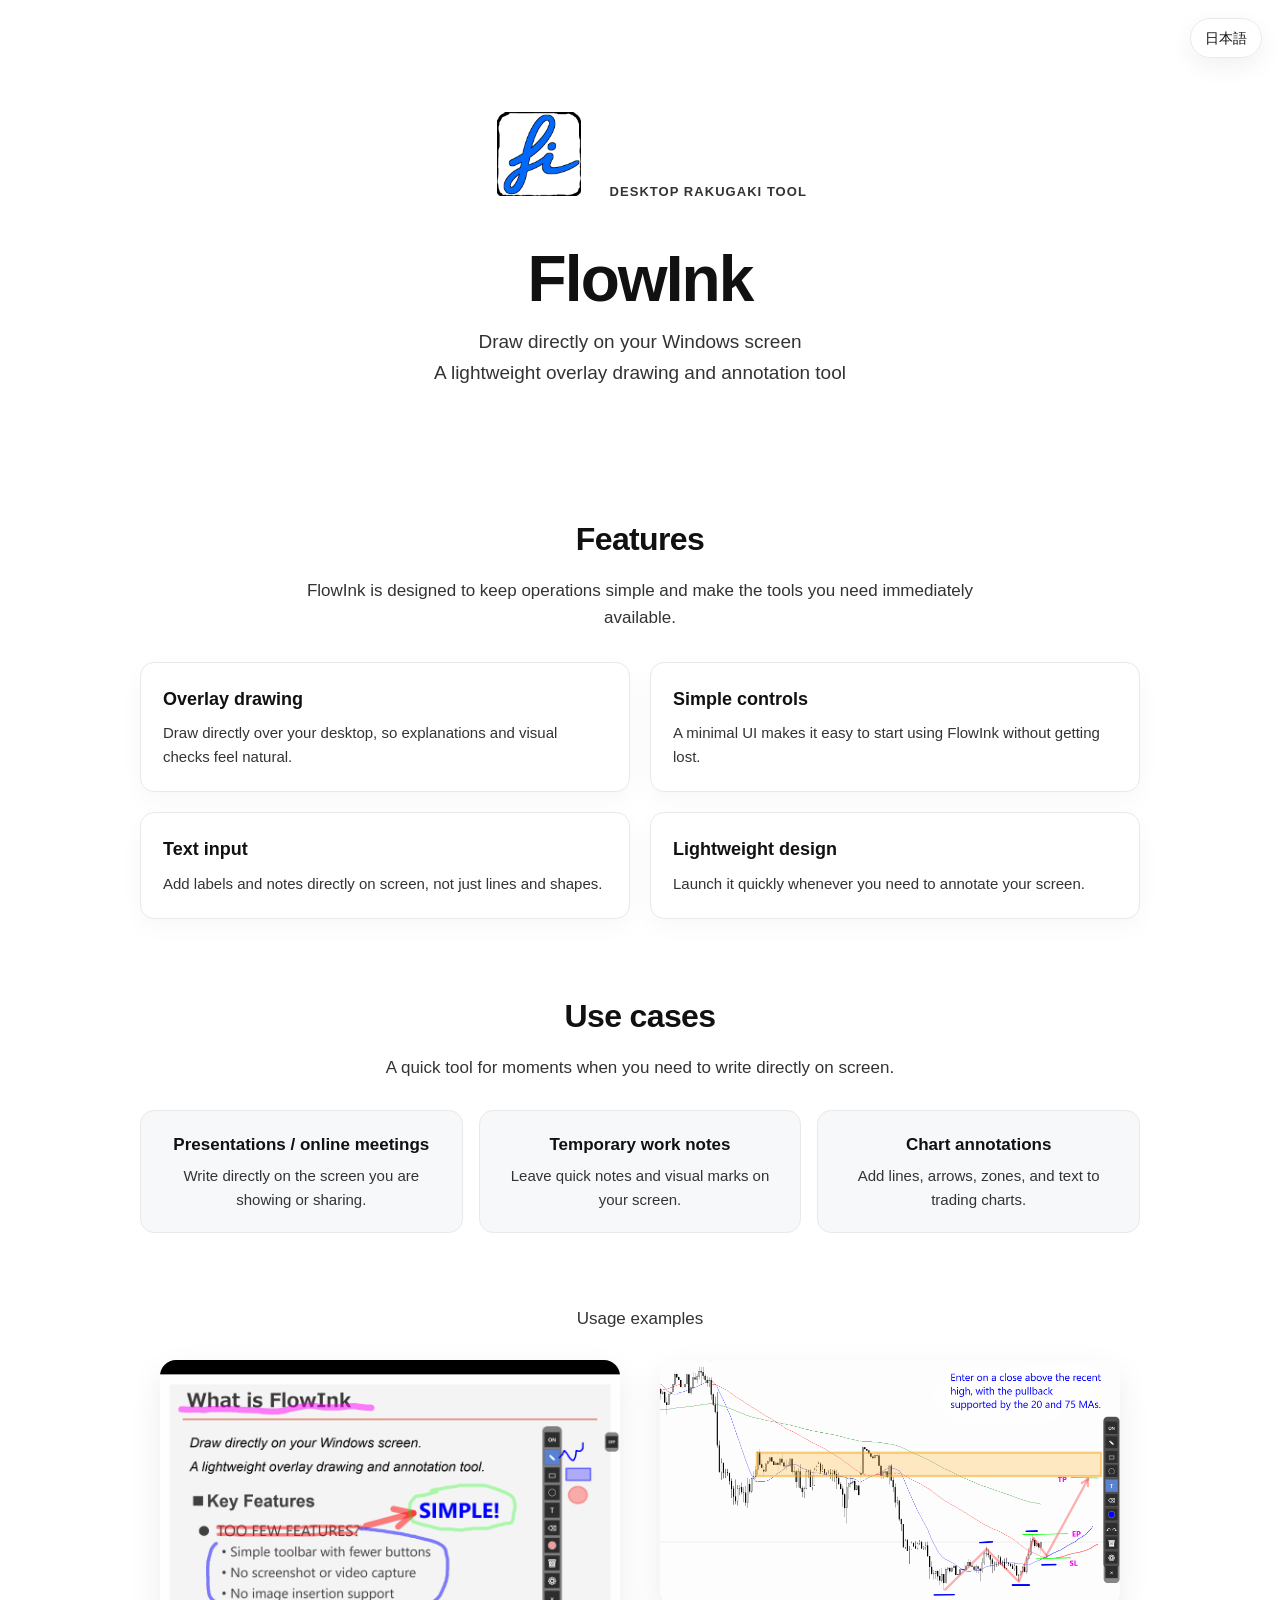
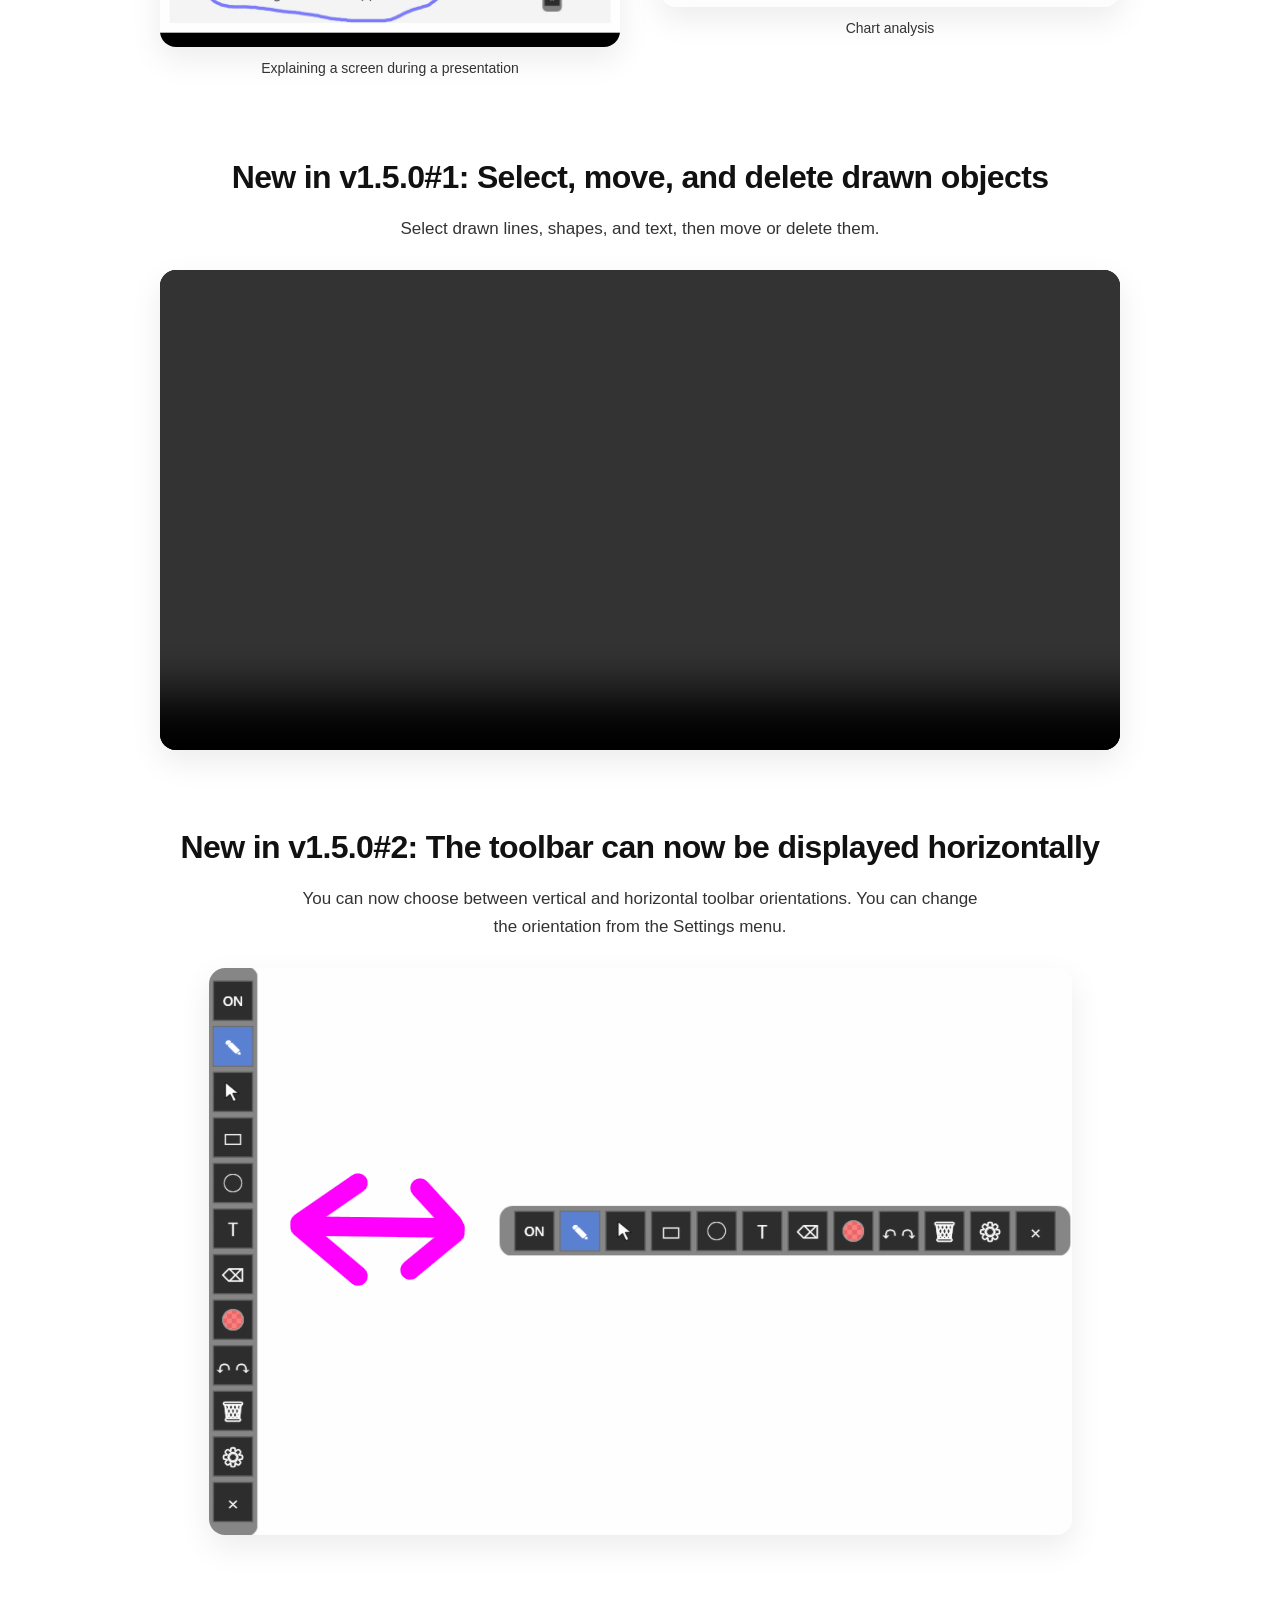
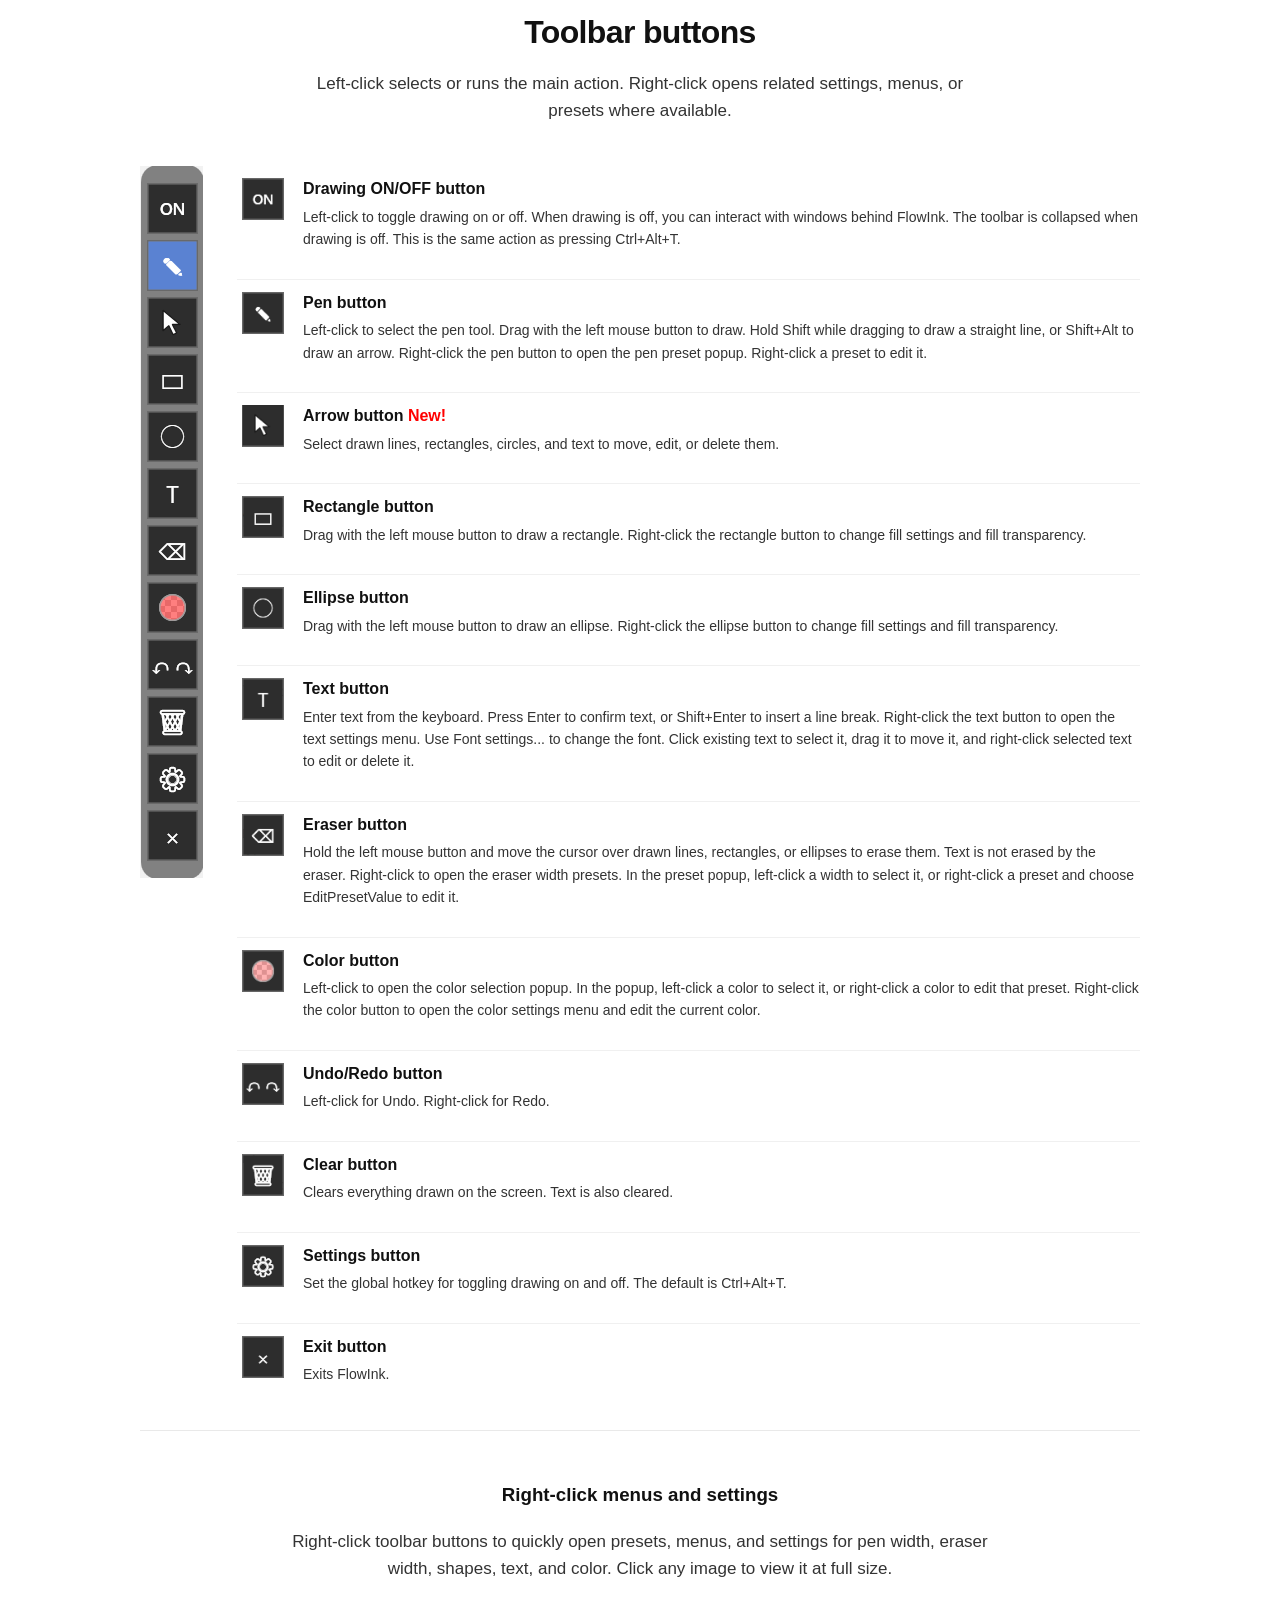
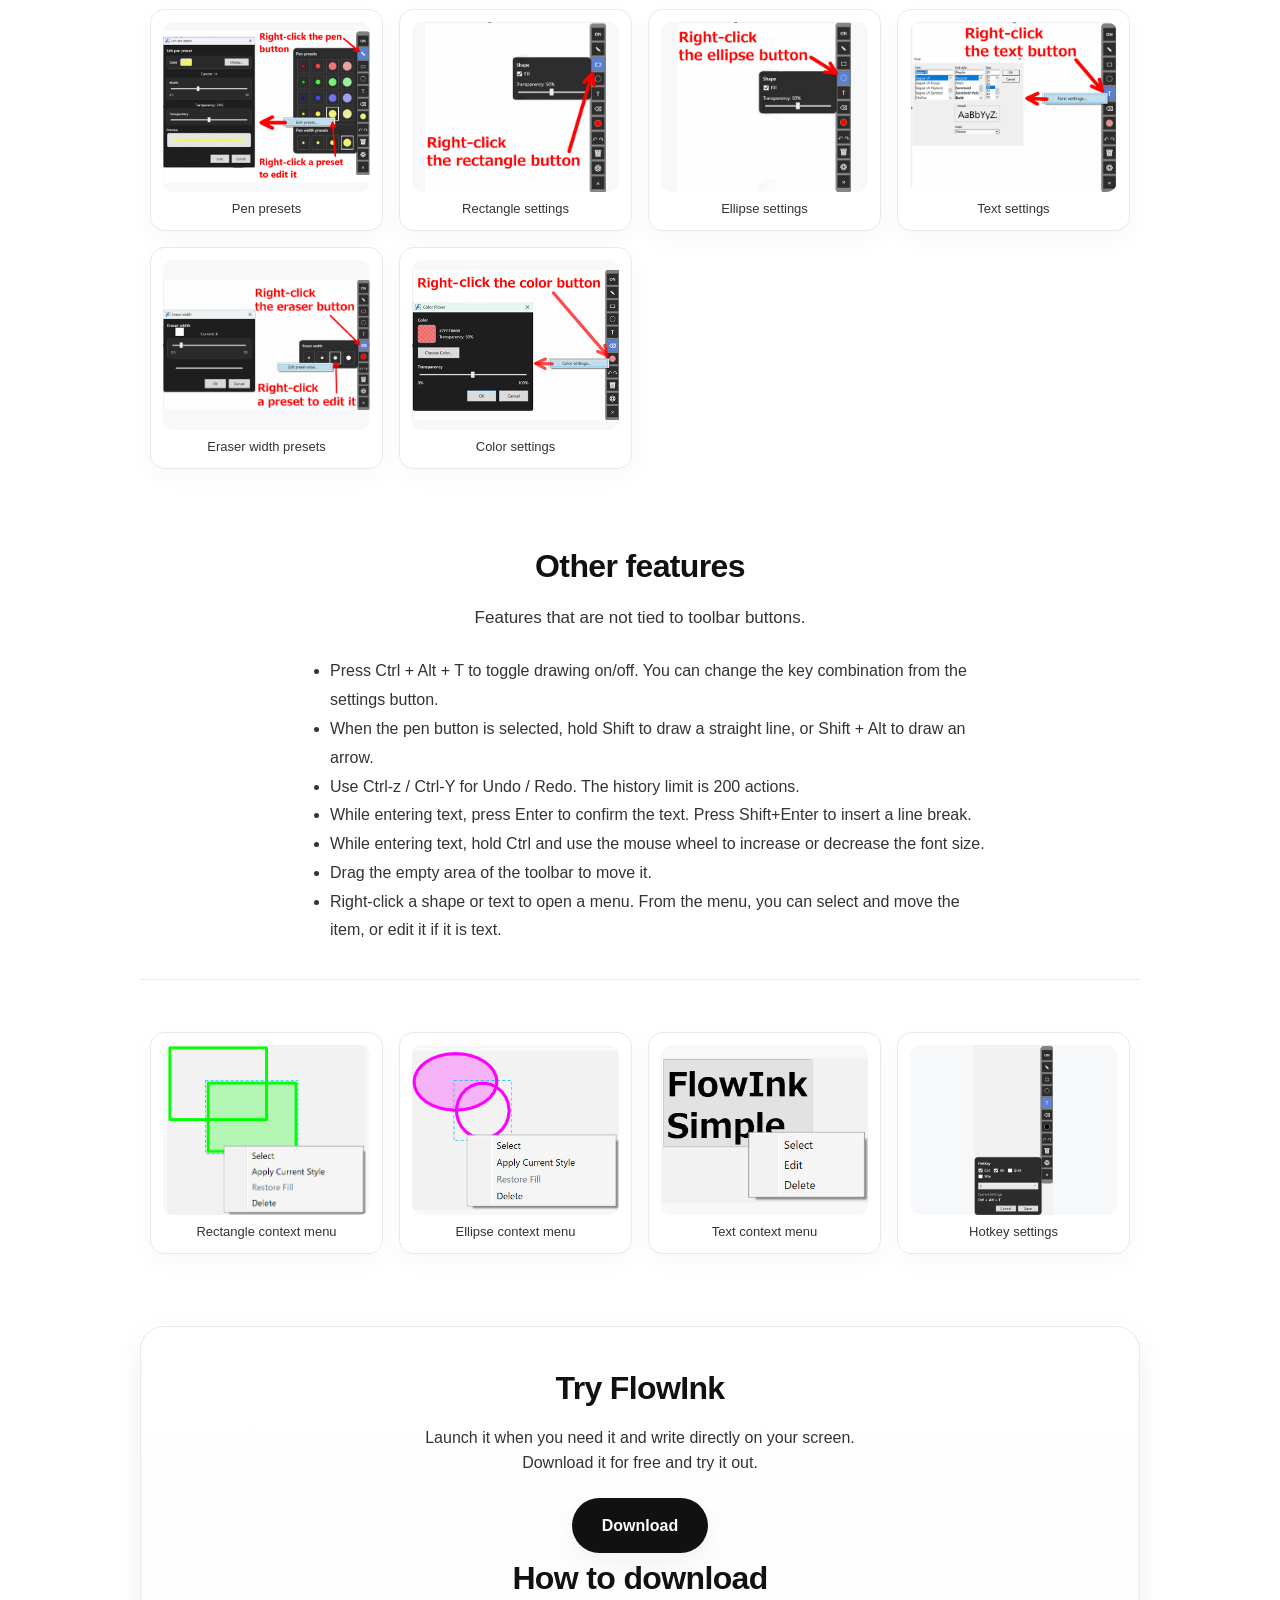
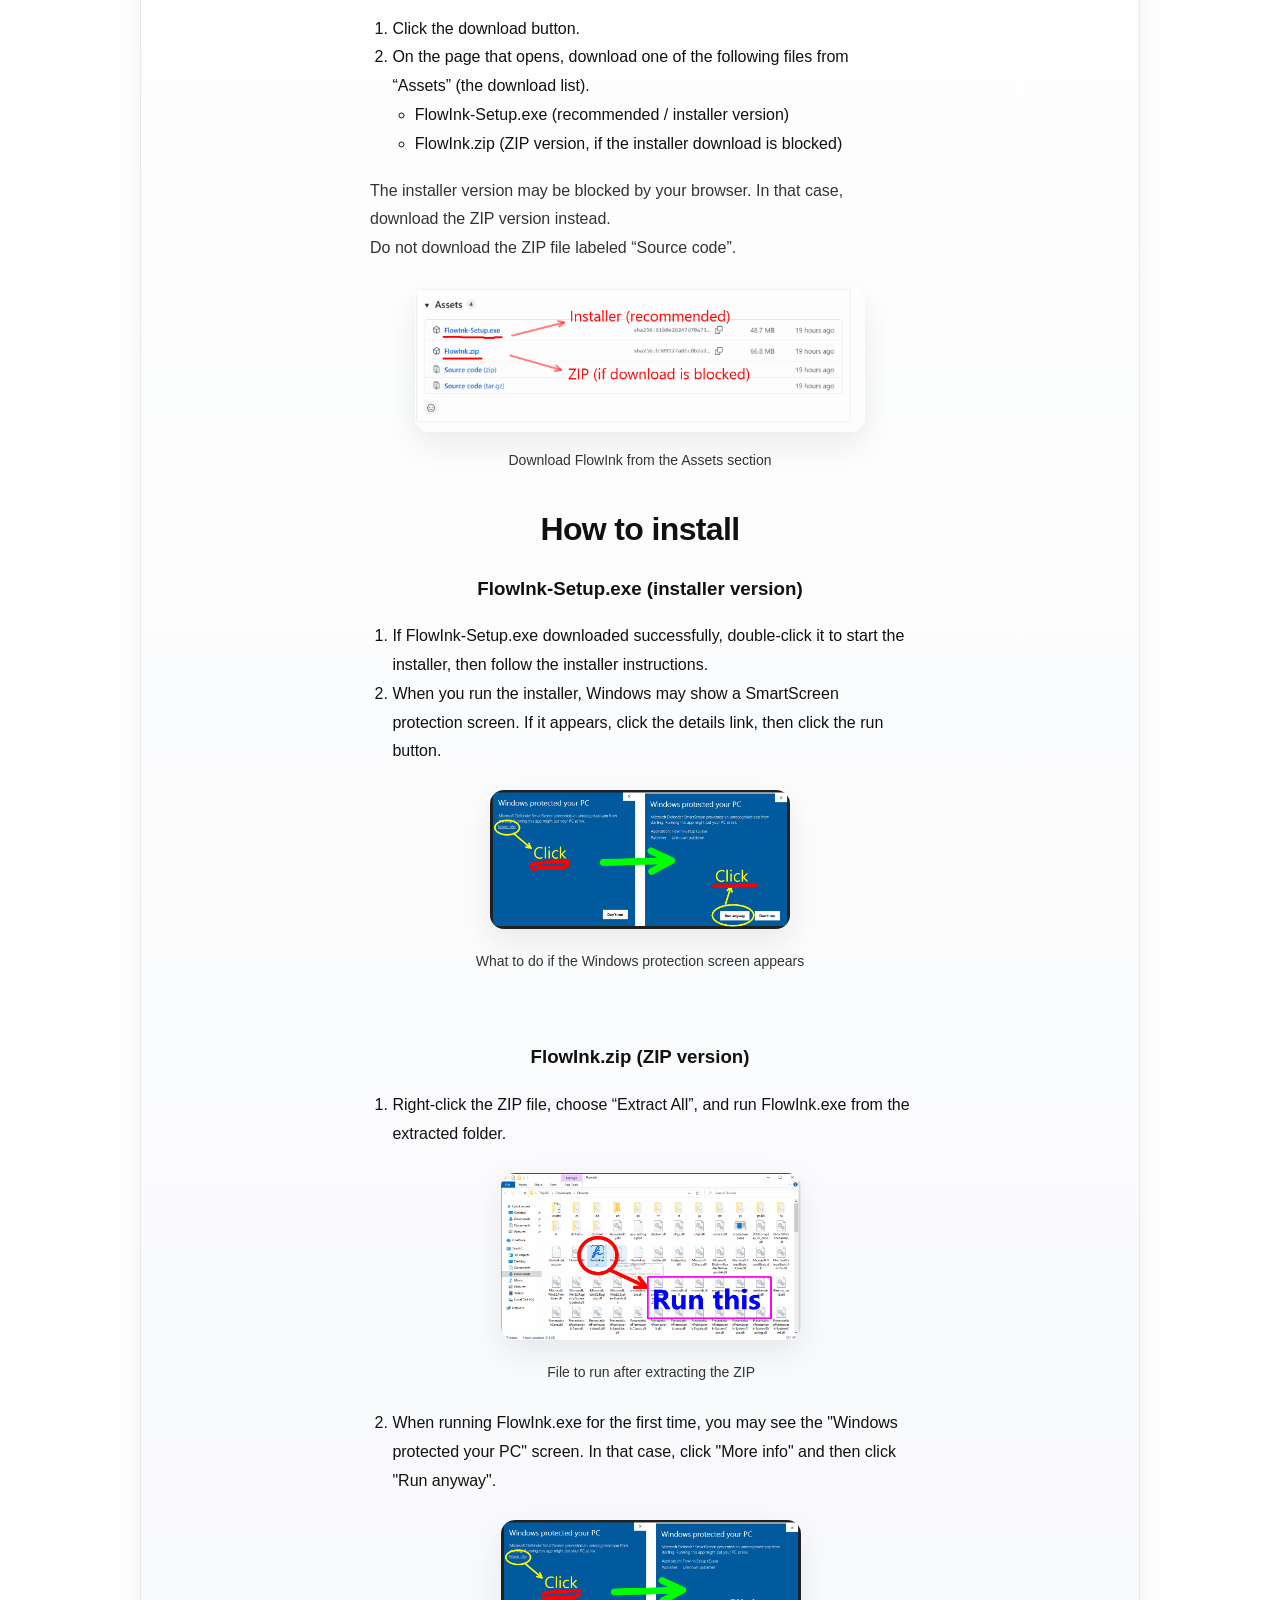
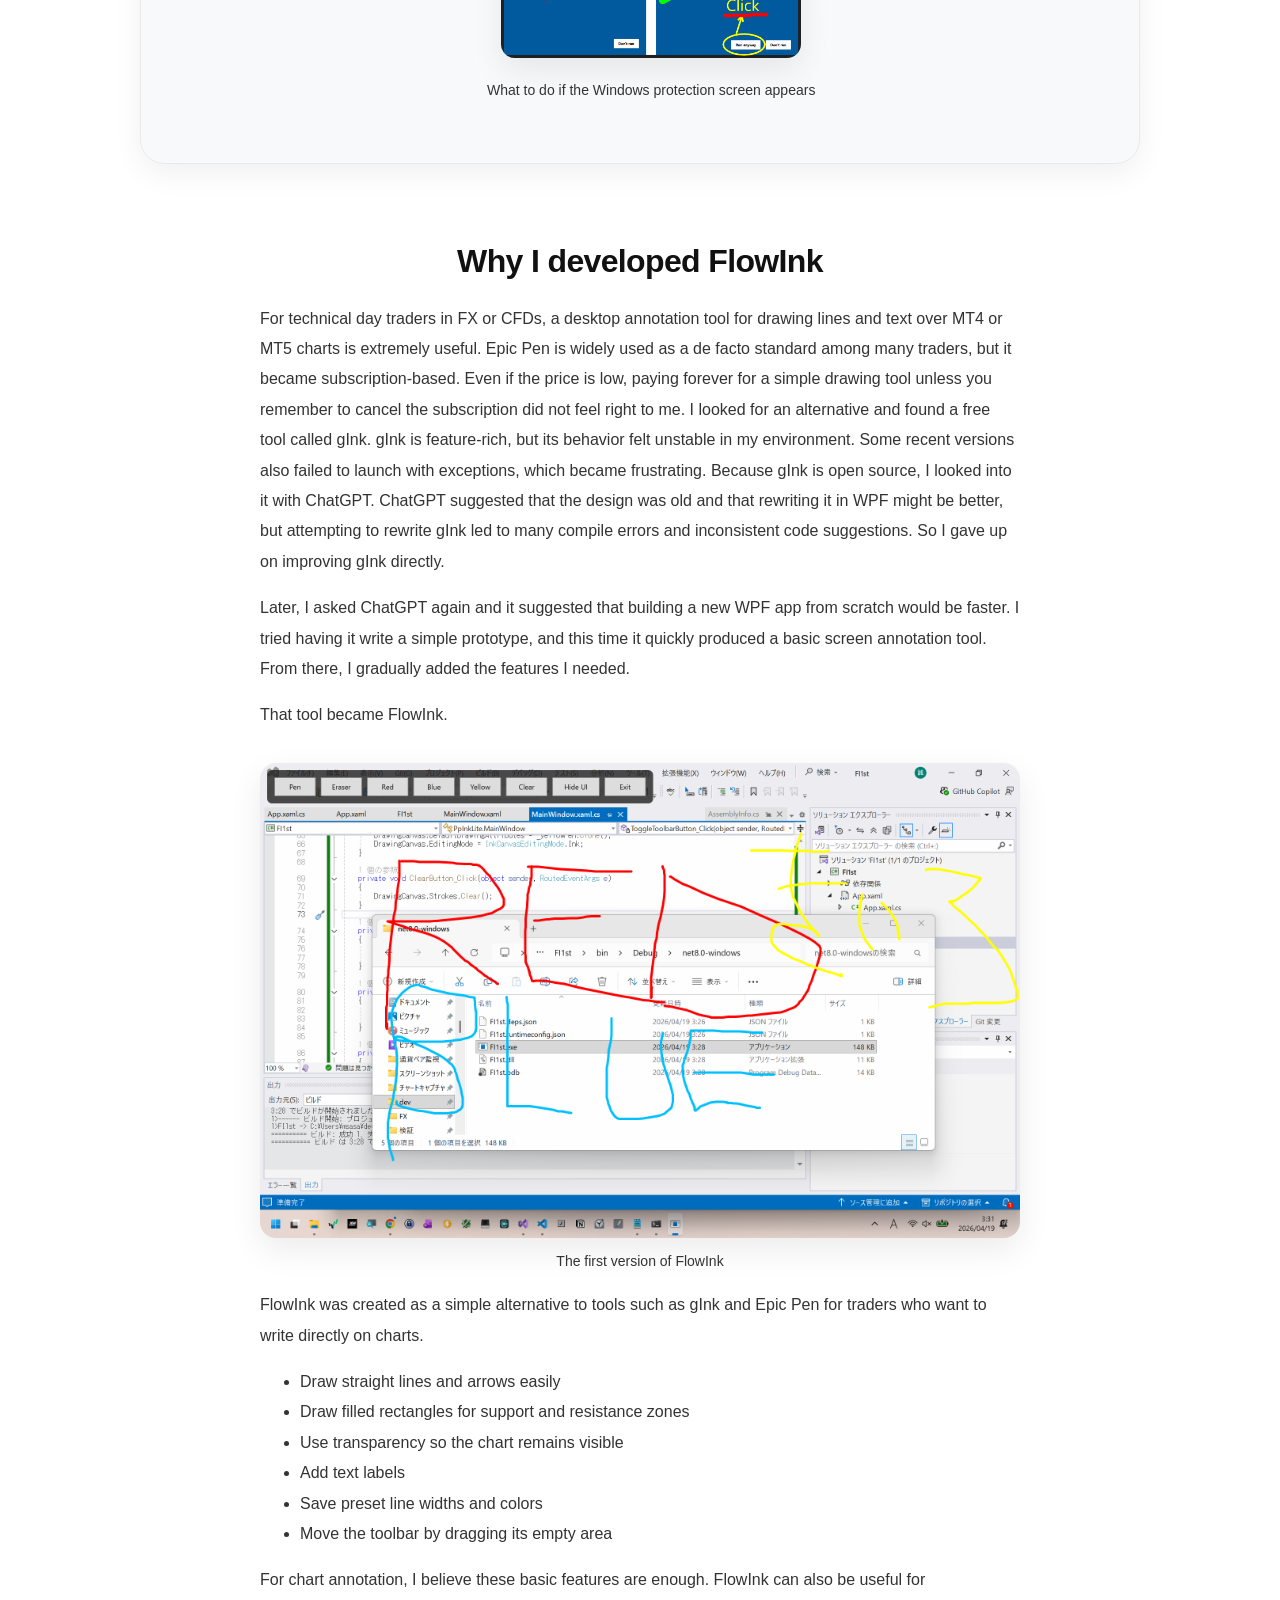
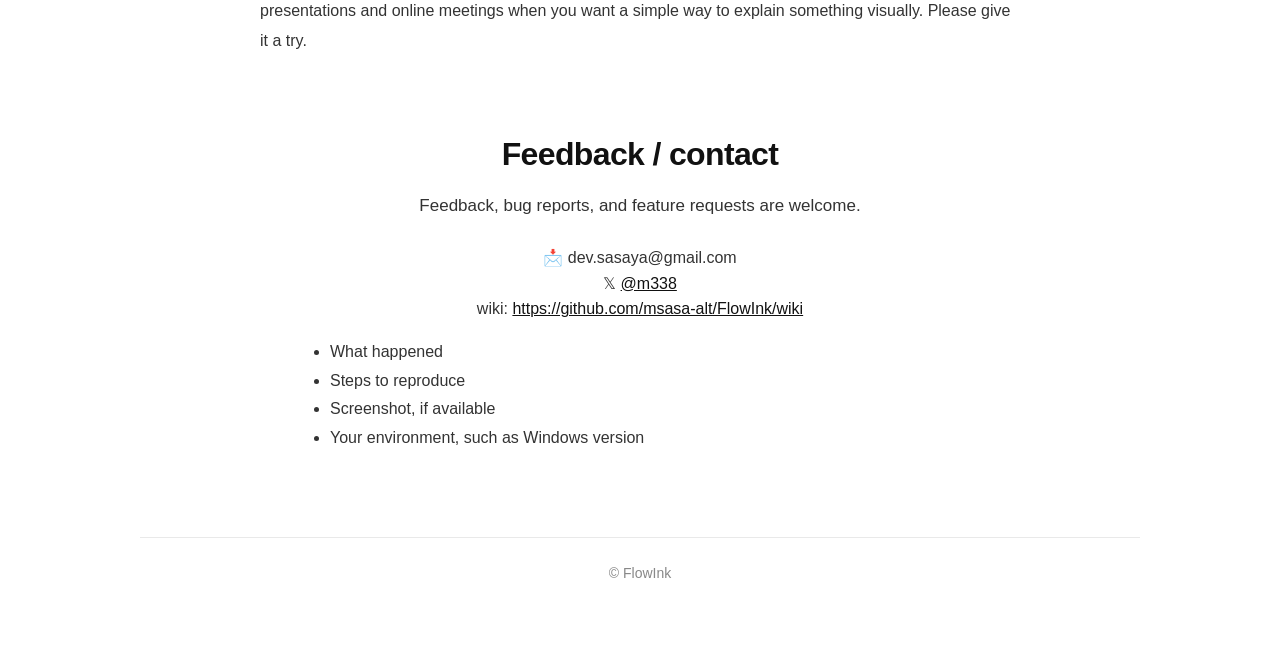
<file: docs/en/index.html>
<!DOCTYPE html>
<html lang="en">
<head>
  <meta charset="UTF-8" />
  <meta name="viewport" content="width=device-width, initial-scale=1.0" />
  <title>FlowInk | Lightweight desktop annotation tool for Windows</title>
  <meta
    name="description"
    content="FlowInk is a lightweight overlay drawing and desktop annotation tool for Windows. Draw directly on your screen for presentations, online meetings, chart analysis, and quick visual notes."
  />
  <meta name="robots" content="index, follow">
  <link rel="canonical" href="https://msasa-alt.github.io/FlowInk/en/">
  <link rel="alternate" hreflang="ja" href="https://msasa-alt.github.io/FlowInk/">
  <link rel="alternate" hreflang="en" href="https://msasa-alt.github.io/FlowInk/en/">
  <link rel="alternate" hreflang="x-default" href="https://msasa-alt.github.io/FlowInk/">

  <style>
    :root {
      --bg: #ffffff;
      --text: #111111;
      --muted: #333333;
      --line: #e9e9e9;
      --soft: #f7f8fa;
      --accent: #111111;
      --accent-hover: #2a2a2a;
      --radius: 14px;
      --shadow: 0 10px 30px rgba(0, 0, 0, 0.06);

      /* toolbar diagram tuning */
      --toolbar-image-width: 63px;
            --line-len: 44px;
      --dot-size: 8px;
      --callout-card-min-h: 58px;
    }

    * {
      box-sizing: border-box;
    }

    html {
      scroll-behavior: smooth;
    }

    body {
      margin: 0;
      font-family: -apple-system, BlinkMacSystemFont, "Segoe UI", sans-serif;
      background: var(--bg);
      color: var(--text);
      text-align: center;
      line-height: 1.6;
    }

    .container {
      max-width: 1040px;
      margin: 0 auto;
      padding: 72px 20px;
    }

    .hero {
      padding-top: 16px;
      padding-bottom: 24px;
    }

    .logo-wrap {
      display: inline-flex;
      align-items: center;
      justify-content: center;
      width: 132px;
      height: 132px;
      border-radius: 28px;
      background: #ffffff;
      /* box-shadow: var(--shadow); */
      margin-bottom: 26px;
    }

    img.logo {
      width: 84px;
      height: 84px;
      object-fit: contain;
      display: block;
    }

    .eyebrow {
      display: inline-block;
      font-size: 13px;
      font-weight: 700;
      letter-spacing: 0.08em;
      text-transform: uppercase;
      color: var(--muted);
      margin-bottom: 10px;
    }

    h1 {
      font-size: clamp(40px, 7vw, 64px);
      line-height: 1.05;
      letter-spacing: -0.03em;
      margin: 0 0 14px;
    }

    p.lead {
      max-width: 700px;
      margin: 0 auto 30px;
      font-size: 19px;
      color: var(--muted);
    }

    .btn-row {
      display: flex;
      justify-content: center;
      gap: 12px;
      flex-wrap: wrap;
      margin-bottom: 22px;
    }

    .btn {
      display: inline-block;
      padding: 15px 30px;
      background: var(--accent);
      color: #fff;
      text-decoration: none;
      border-radius: 999px;
      font-weight: 700;
      transition: 0.18s ease;
      box-shadow: var(--shadow);
    }

    .btn:hover {
      background: var(--accent-hover);
      transform: translateY(-1px);
    }


    .language-switch {
      position: fixed;
      top: 18px;
      right: 18px;
      z-index: 1000;
      font-size: 14px;
    }

    .language-switch a {
      display: inline-block;
      padding: 8px 14px;
      color: var(--text);
      text-decoration: none;
      border: 1px solid var(--line);
      border-radius: 999px;
      background: rgba(255, 255, 255, 0.92);
      box-shadow: 0 8px 24px rgba(0, 0, 0, 0.06);
    }

    .language-switch a:hover {
      background: var(--soft);
    }

    .subnote {
      color: var(--muted);
      font-size: 14px;
      margin: 0;
    }


    .guide {
      max-width: 600px;
      margin: 0 auto 22px;
      padding: 0 30px;
      text-align: left;
      line-height: 1.8;
    }

    .guide ol,
    .guide ul {
      margin: 0 0 18px 1.4em;
      padding: 0;
    }

    .guide p {
      margin: 0;
    }

    .download-shot {
      margin: 24px auto 32px;
      text-align: center;
    }

    .download-shot a {
      display: inline-block;
      cursor: zoom-in;
    }

    .download-shot img {
      width: 100%;
      max-width: 450px;
      height: auto;
      border-radius: 14px;
      box-shadow: 0 12px 32px rgba(0, 0, 0, 0.08);
    }

    .download-shot figcaption {
      margin-top: 10px;
      font-size: 14px;
      color: var(--muted);
    }

    .install-shot {
      margin: 24px auto;
      text-align: center;
    }

    .install-shot a {
      display: inline-block;
      cursor: zoom-in;
    }

    .install-shot img {
      width: 100%;
      max-width: 300px;
      height: auto;
      border-radius: 14px;
      box-shadow: 0 12px 32px rgba(0, 0, 0, 0.08);
    }

    .install-shot figcaption {
      margin-top: 10px;
      font-size: 14px;
      color: var(--muted);
    }

    .unzip-shot {
      margin: 24px auto;
      text-align: center;
    }

    .unzip-shot a {
      display: inline-block;
      cursor: zoom-in;
    }

    .unzip-shot img {
      width: 100%;
      max-width: 300px;
      height: auto;
      border-radius: 14px;
      box-shadow: 0 12px 32px rgba(0, 0, 0, 0.08);
    }

    .unzip-shot figcaption {
      margin-top: 10px;
      font-size: 14px;
      color: var(--muted);
    }

    .section {
      margin-top: 72px;
    }

    h2 {
      font-size: 32px;
      letter-spacing: -0.02em;
      margin: 0 0 12px;
    }

    .section-lead {
      max-width: 700px;
      margin: 0 auto 26px;
      color: var(--muted);
      font-size: 17px;
    }

    .features {
      display: grid;
      grid-template-columns: repeat(2, minmax(0, 1fr));
      gap: 20px;
      text-align: left;
      margin-top: 30px;
    }

    .card {
      border: 1px solid var(--line);
      padding: 22px;
      border-radius: var(--radius);
      background: #fff;
      box-shadow: 0 8px 24px rgba(0, 0, 0, 0.03);
    }

    .card strong {
      display: block;
      font-size: 18px;
      margin-bottom: 8px;
    }

    .card p {
      margin: 0;
      color: var(--muted);
      font-size: 15px;
    }

    .toolbar-diagram-wrap {
      margin-top: 34px;
      padding: 8px 0 0;
      border: none;
      border-radius: 0;
      background: transparent;
      box-shadow: none;
      overflow: visible;
    }

    .toolbar-diagram {
      width: 100%;
      display: grid;
      grid-template-columns: auto minmax(0, 1fr);
      gap: 34px;
      align-items: start;
      text-align: left;
    }

    .toolbar-image-col {
      height: auto;
      display: flex;
      justify-content: center;
      align-items: flex-start;
    }

    .toolbar-image-col img {
      width: var(--toolbar-image-width);
      height: auto;
      display: block;
    }

    .tool-list {
      display: grid;
      gap: 18px;
    }

    .tool-item {
      display: grid;
      grid-template-columns: 52px minmax(0, 1fr);
      gap: 14px;
      align-items: start;
      padding: 10px 0;
      text-align: left;
    }

    .tool-item + .tool-item {
      border-top: 1px solid #f0f0f0;
    }

    .tool-icon {
      display: flex;
      align-items: flex-start;
      justify-content: center;
      padding-top: 2px;
    }

    .tool-icon img {
      width: 42px;
      height: auto;
      display: block;
    }

    .tool-body strong {
      display: block;
      font-size: 16px;
      margin-bottom: 4px;
    }

    .tool-body p {
      margin: 0;
      color: var(--muted);
      font-size: 14px;
      line-height: 1.6;
    }

    .toolbar-examples {
      margin-top: 34px;
      padding-top: 30px;
      border-top: 1px solid var(--line);
    }

    .toolbar-example-gallery {
      display: grid;
      grid-template-columns: repeat(4, minmax(0, 1fr));
      gap: 16px;
      max-width: 980px;
      margin: 22px auto 0;
    }

    .toolbar-example-shot {
      margin: 0;
      padding: 12px;
      border: 1px solid var(--line);
      border-radius: var(--radius);
      background: #fff;
      box-shadow: 0 8px 24px rgba(0, 0, 0, 0.03);
    }

    .toolbar-example-shot a {
      display: block;
      cursor: zoom-in;
    }

    .toolbar-example-shot img {
      width: 100%;
      height: 170px;
      object-fit: contain;
      display: block;
      margin: 0 auto;
      border-radius: 10px;
      background: var(--soft);
    }

    .toolbar-example-shot figcaption {
      margin-top: 8px;
      font-size: 13px;
      color: var(--muted);
      text-align: center;
      line-height: 1.4;
    }

    .use-cases {
      display: grid;
      grid-template-columns: repeat(3, minmax(0, 1fr));
      gap: 16px;
      margin-top: 28px;
    }


    .usage-gallery {
      display: grid;
      grid-template-columns: repeat(2, minmax(0, 1fr));
      gap: 20px;
      margin-top: 28px;
      max-width: 980px;
      margin-left: auto;
      margin-right: auto;
      align-items: start;
    }

    .usage-shot {
      margin: 0;
    }

    .usage-shot a {
      display: block;
      cursor: zoom-in;
    }

    .usage-shot img {
      width: 100%;
      max-width: 460px;
      display: block;
      margin: 0 auto;
      border-radius: 16px;
      box-shadow: 0 12px 32px rgba(0, 0, 0, 0.08);
    }

    .usage-shot figcaption {
      margin-top: 10px;
      font-size: 14px;
      color: var(--muted);
      text-align: center;
    }

    .feature-video {
      max-width: 960px;
      margin: 28px auto 0;
    }

    .feature-video video {
      width: 100%;
      height: auto;
      display: block;
      border-radius: 16px;
      box-shadow: 0 12px 32px rgba(0, 0, 0, 0.08);
      background: #000;
    }

    .use-case {
      padding: 20px;
      border-radius: var(--radius);
      background: var(--soft);
      border: 1px solid var(--line);
    }

    .use-case strong {
      display: block;
      margin-bottom: 6px;
      font-size: 17px;
    }

    .use-case p {
      margin: 0;
      color: var(--muted);
      font-size: 15px;
    }

    .steps {
      display: inline-flex;
      flex-direction: column;
      gap: 12px;
      text-align: left;
      margin-top: 8px;
      max-width: 520px;
      width: 100%;
    }

    .step {
      border: 1px solid var(--line);
      border-radius: var(--radius);
      padding: 16px 18px;
      background: #fff;
    }

    .step strong {
      display: inline-block;
      margin-right: 6px;
    }

    .cta-box {
      margin-top: 72px;
      padding: 36px 24px;
      border: 1px solid var(--line);
      border-radius: 24px;
      background: linear-gradient(180deg, #ffffff 0%, #f8f9fb 100%);
      box-shadow: var(--shadow);
    }

    .cta-box h2 {
      margin-bottom: 10px;
    }

    .cta-box p {
      max-width: 620px;
      margin: 0 auto 22px;
      color: var(--muted);
    }

    footer {
      margin-top: 84px;
      padding-top: 24px;
      border-top: 1px solid var(--line);
      font-size: 14px;
      color: #888;
    }

    @media (max-width: 900px) {

      .usage-gallery {
        grid-template-columns: 1fr;
        max-width: 560px;
      }

      .toolbar-example-gallery {
        grid-template-columns: repeat(2, minmax(0, 1fr));
        max-width: 620px;
      }
    }

    @media (max-width: 760px) {
      .features,
      .use-cases {
        grid-template-columns: 1fr;
      }

      .container {
        padding: 56px 18px;
      }

      .section {
        margin-top: 56px;
      }

      .cta-box {
        margin-top: 56px;
      }

      .toolbar-diagram-wrap {
        margin-top: 24px;
      }

      .toolbar-diagram {
        grid-template-columns: 1fr;
        gap: 24px;
        text-align: left;
      }

      .toolbar-image-col {
        width: 100%;
      }

      .toolbar-image-col img {
        width: 40px;      /* ←これ追加（本質） */
        height: auto;
        margin: 0 auto;
        display: block;
      }

      .tool-item {
        grid-template-columns: 46px minmax(0, 1fr);
        gap: 12px;
      }

      .tool-icon img {
        width: 38px;
      }

      .toolbar-example-gallery {
        gap: 12px;
      }

      .toolbar-example-shot {
        padding: 10px;
      }

      .toolbar-example-shot img {
        height: 150px;
      }
    }
  </style>

</head>

<body>
  <div class="container">
    <nav class="language-switch" aria-label="Language switch">
      <a href="../?lang=ja" onclick="localStorage.setItem('flowink_lang', 'ja')">日本語</a>
    </nav>
    <section class="hero">
      <div class="logo-wrap">
        <img src="images/FlowInk_logo.png" class="logo" alt="FlowInk icon" />
      </div>

      <div class="eyebrow">Desktop RAKUGAKI Tool</div>

      <h1>FlowInk</h1>

      <p class="lead">
        Draw directly on your Windows screen<br>
        A lightweight overlay drawing and annotation tool
      </p>
    </section>

    <section class="section">
      <h2>Features</h2>
      <p class="section-lead">
        FlowInk is designed to keep operations simple and make the tools you need immediately available.
      </p>

      <div class="features">
        <div class="card">
          <strong>Overlay drawing</strong>
          <p>Draw directly over your desktop, so explanations and visual checks feel natural.</p>
        </div>

        <div class="card">
          <strong>Simple controls</strong>
          <p>A minimal UI makes it easy to start using FlowInk without getting lost.</p>
        </div>

        <div class="card">
          <strong>Text input</strong>
          <p>Add labels and notes directly on screen, not just lines and shapes.</p>
        </div>

        <div class="card">
          <strong>Lightweight design</strong>
          <p>Launch it quickly whenever you need to annotate your screen.</p>
        </div>
      </div>
    </section>

    <section class="section">
      <h2>Use cases</h2>
      <p class="section-lead">
        A quick tool for moments when you need to write directly on screen.
      </p>

      <div class="use-cases">
        <div class="use-case">
          <strong>Presentations / online meetings</strong>
          <p>Write directly on the screen you are showing or sharing.</p>
        </div>

        <div class="use-case">
          <strong>Temporary work notes</strong>
          <p>Leave quick notes and visual marks on your screen.</p>
        </div>

        <div class="use-case">
          <strong>Chart annotations</strong>
          <p>Add lines, arrows, zones, and text to trading charts.</p>
        </div>
      </div>
    </section>

    <section class="section">
      <p class="section-lead">
        Usage examples
      </p>

      <div class="usage-gallery">
        <figure class="usage-shot">
          <a href="images/PresoWithFlowInk.png" target="_blank" rel="noopener noreferrer">
            <img
              src="images/PresoWithFlowInk.png"
              alt="Example of using FlowInk during a presentation"
            />
          </a>
          <figcaption>Explaining a screen during a presentation</figcaption>
        </figure>

        <figure class="usage-shot">
          <a href="images/ChartWithFlowInk.png" target="_blank" rel="noopener noreferrer">
            <img
              src="images/ChartWithFlowInk.png"
              alt="Example of using FlowInk for chart annotations"
            />
          </a>
          <figcaption>Chart analysis</figcaption>
        </figure>
      </div>
    </section>

    <section class="section">
      <h2>New in v1.5.0#1: Select, move, and delete drawn objects</h2>
      <p class="section-lead">
        Select drawn lines, shapes, and text, then move or delete them.
      </p>

      <div class="feature-video">
        <video controls preload="metadata" playsinline aria-label="Video showing how to select, move, and delete drawn objects">
          <source src="../videos/Flowink_video01.mp4" type="video/mp4">
          Your browser does not support video playback.
        </video>
      </div>
    </section>

    <section class="section">
      <h2>New in v1.5.0#2: The toolbar can now be displayed horizontally</h2>

      <p class="section-lead">
        You can now choose between vertical and horizontal toolbar orientations.
        You can change the orientation from the Settings menu.
      </p>

      <div style="max-width: 863px; margin: 28px auto 0;">
        <a
          href="images/toolbar_vh.png"
          target="_blank"
          rel="noopener noreferrer"
          style="display: block; cursor: zoom-in;"
        >
          <img
            src="images/toolbar_vh.png"
            alt="FlowInk toolbar in vertical and horizontal orientations"
            width="863"
            height="567"
            loading="lazy"
            style="
              width: 100%;
              height: auto;
              display: block;
              margin: 0 auto;
              border-radius: 16px;
              box-shadow: 0 12px 32px rgba(0, 0, 0, 0.08);
            "
          />
        </a>
      </div>
    </section>

    <section class="section">
      <h2>Toolbar buttons</h2>
      <p class="section-lead">
        Left-click selects or runs the main action. Right-click opens related settings, menus, or presets where available.
      </p>

      <div class="toolbar-diagram-wrap">
        <div class="toolbar-diagram">
          <div class="toolbar-image-col">
            <img src="images/toolbar.png" alt="FlowInk toolbar" />
          </div>

          <div class="tool-list">
            <div class="tool-item">
              <div class="tool-icon">
                <img src="images/08ct.png" alt="Drawing on/off button" />
              </div>
              <div class="tool-body">
                <strong>Drawing ON/OFF button</strong>
                <p>Left-click to toggle drawing on or off. When drawing is off, you can interact with windows behind FlowInk. The toolbar is collapsed when drawing is off. This is the same action as pressing Ctrl+Alt+T.</p>
              </div>
            </div>

            <div class="tool-item">
              <div class="tool-icon">
                <img src="images/01pen_button.png" alt="Pen button" />
              </div>
              <div class="tool-body">
                <strong>Pen button</strong>
                <p>Left-click to select the pen tool. Drag with the left mouse button to draw. Hold Shift while dragging to draw a straight line, or Shift+Alt to draw an arrow. Right-click the pen button to open the pen preset popup. Right-click a preset to edit it.</p>
              </div>
            </div>

            <div class="tool-item">
              <div class="tool-icon">
                <img src="images/12arrow_btn.png" alt="Arrow button" />
              </div>
              <div class="tool-body">
                <strong>
                  Arrow button <span style="color: red;">New!</span>
                </strong>
                <p>Select drawn lines, rectangles, circles, and text to move, edit, or delete them.</p>
              </div>
            </div>

            <div class="tool-item">
              <div class="tool-icon">
                <img src="images/02rectangle.png" alt="Rectangle button" />
              </div>
              <div class="tool-body">
                <strong>Rectangle button</strong>
                <p>Drag with the left mouse button to draw a rectangle. Right-click the rectangle button to change fill settings and fill transparency.</p>
              </div>
            </div>

            <div class="tool-item">
              <div class="tool-icon">
                <img src="images/03ellipse.png" alt="Ellipse button" />
              </div>
              <div class="tool-body">
                <strong>Ellipse button</strong>
                <p>Drag with the left mouse button to draw an ellipse. Right-click the ellipse button to change fill settings and fill transparency.</p>
              </div>
            </div>

            <div class="tool-item">
              <div class="tool-icon">
                <img src="images/04text.png" alt="Text button" />
              </div>
              <div class="tool-body">
                <strong>Text button</strong>
                <p>Enter text from the keyboard. Press Enter to confirm text, or Shift+Enter to insert a line break. Right-click the text button to open the text settings menu. Use Font settings... to change the font. Click existing text to select it, drag it to move it, and right-click selected text to edit or delete it.</p>
              </div>
            </div>

            <div class="tool-item">
              <div class="tool-icon">
                <img src="images/05eraser.png" alt="Eraser button" />
              </div>
              <div class="tool-body">
                <strong>Eraser button</strong>
                <p>Hold the left mouse button and move the cursor over drawn lines, rectangles, or ellipses to erase them. Text is not erased by the eraser. Right-click to open the eraser width presets. In the preset popup, left-click a width to select it, or right-click a preset and choose EditPresetValue to edit it.</p>
              </div>
            </div>

            <div class="tool-item">
              <div class="tool-icon">
                <img src="images/06color.png" alt="Color button" />
              </div>
              <div class="tool-body">
                <strong>Color button</strong>
                <p>Left-click to open the color selection popup. In the popup, left-click a color to select it, or right-click a color to edit that preset. Right-click the color button to open the color settings menu and edit the current color.</p>
              </div>
            </div>

            <div class="tool-item">
              <div class="tool-icon">
                <img src="images/11undo_redo_btn.png" alt="Undo/Redo button" />
              </div>
              <div class="tool-body">
                <strong>Undo/Redo button</strong>
                <p>Left-click for Undo. Right-click for Redo.</p>
              </div>
            </div>

            <div class="tool-item">
              <div class="tool-icon">
                <img src="images/07clear.png" alt="Clear button" />
              </div>
              <div class="tool-body">
                <strong>Clear button</strong>
                <p>Clears everything drawn on the screen. Text is also cleared.</p>
              </div>
            </div>

            <div class="tool-item">
              <div class="tool-icon">
                <img src="images/09settings.png" alt="Settings button" />
              </div>
              <div class="tool-body">
                <strong>Settings button</strong>
                <p>Set the global hotkey for toggling drawing on and off. The default is Ctrl+Alt+T.</p>
              </div>
            </div>

            <div class="tool-item">
              <div class="tool-icon">
                <img src="images/10exit.png" alt="Exit button" />
              </div>
              <div class="tool-body">
                <strong>Exit button</strong>
                <p>Exits FlowInk.</p>
              </div>
            </div>
          </div>
        </div>
      </div>
    <!--  Toolbar right-click gallery -->
      <div class="toolbar-examples">
        <h3>Right-click menus and settings</h3>
        <p class="section-lead">
          Right-click toolbar buttons to quickly open presets, menus, and settings for pen width, eraser width, shapes, text, and color. Click any image to view it at full size.
        </p>

        <div class="toolbar-example-gallery">
          <figure class="toolbar-example-shot">
            <a href="images/01PenBtn.png" target="_blank" rel="noopener noreferrer">
              <img
                src="images/01PenBtn.png"
                alt="Pen preset popup opened from the pen button"
              />
            </a>
            <figcaption>Pen presets</figcaption>
          </figure>

          <figure class="toolbar-example-shot">
            <a href="images/02RectBtn.png" target="_blank" rel="noopener noreferrer">
              <img
                src="images/02RectBtn.png"
                alt="Right-click the rectangle button"
              />
            </a>
            <figcaption>Rectangle settings</figcaption>
          </figure>

          <figure class="toolbar-example-shot">
            <a href="images/03EllBtn.png" target="_blank" rel="noopener noreferrer">
              <img
                src="images/03EllBtn.png"
                alt="Right-click the ellipse button"
              />
            </a>
            <figcaption>Ellipse settings</figcaption>
          </figure>

          <figure class="toolbar-example-shot">
            <a href="images/04TxtBtn.png" target="_blank" rel="noopener noreferrer">
              <img
                src="images/04TxtBtn.png"
                alt="Right-click the text button"
              />
            </a>
            <figcaption>Text settings</figcaption>
          </figure>

          <figure class="toolbar-example-shot">
            <a href="images/05EraserBtn.png" target="_blank" rel="noopener noreferrer">
              <img
                src="images/05EraserBtn.png"
                alt="Right-click the eraser button"
              />
            </a>
            <figcaption>Eraser width presets</figcaption>
          </figure>

          <figure class="toolbar-example-shot">
            <a href="images/06ColorBtn.png" target="_blank" rel="noopener noreferrer">
              <img
                src="images/06ColorBtn.png"
                alt="Right-click the Color button"
              />
            </a>
            <figcaption>Color settings</figcaption>
          </figure>
           </div>
      </div>
<!---->

    </section>

    <section class="section">
      <h2>Other features</h2>
      <p class="section-lead">
        Features that are not tied to toolbar buttons.
      </p>
      <div style="max-width:700px;margin:0 auto;text-align:left;color:var(--muted);line-height:1.8;">
        <ul>
          <li>Press Ctrl + Alt + T to toggle drawing on/off. You can change the key combination from the settings button.</li>
          <li>When the pen button is selected, hold Shift to draw a straight line, or Shift + Alt to draw an arrow.</li>
          <li>Use Ctrl-z / Ctrl-Y for Undo / Redo. The history limit is 200 actions.</li>
          <li>While entering text, press Enter to confirm the text. Press Shift+Enter to insert a line break.</li>
          <li>While entering text, hold Ctrl and use the mouse wheel to increase or decrease the font size.</li>
          <li>Drag the empty area of the toolbar to move it.</li>
          <li>Right-click a shape or text to open a menu. From the menu, you can select and move the item, or edit it if it is text.</li>
        </ul>
      </div>
      <div class="toolbar-examples">
        <!--
        <h3>Other feature examples</h3>
        <p class="section-lead">
          Right-click a shape or text to open its context menu, or open the hotkey settings from the Settings button. Click any image to view it at full size.
        </p>
        -->
        <div class="toolbar-example-gallery">
          <figure class="toolbar-example-shot">
            <a href="images/01RightClickTheRect.png" target="_blank" rel="noopener noreferrer">
              <img
                src="images/01RightClickTheRect.png"
                alt="Rectangle context menu opened by right-clicking a rectangle"
              />
            </a>
            <figcaption>Rectangle context menu</figcaption>
          </figure>

          <figure class="toolbar-example-shot">
            <a href="images/02RightClickTheEll.png" target="_blank" rel="noopener noreferrer">
              <img
                src="images/02RightClickTheEll.png"
                alt="Ellipse context menu opened by right-clicking an ellipse"
              />
            </a>
            <figcaption>Ellipse context menu</figcaption>
          </figure>

          <figure class="toolbar-example-shot">
            <a href="images/03RightClickTheTxt.png" target="_blank" rel="noopener noreferrer">
              <img
                src="images/03RightClickTheTxt.png"
                alt="Text context menu opened by right-clicking text"
              />
            </a>
            <figcaption>Text context menu</figcaption>
          </figure>

          <figure class="toolbar-example-shot">
            <a href="images/04SettingDlg.png" target="_blank" rel="noopener noreferrer">
              <img
                src="images/04SettingDlg.png"
                alt="Hotkey settings popup opened from the settings button"
              />
            </a>
            <figcaption>Hotkey settings</figcaption>
          </figure>
        </div>
      </div>
    </section>

    <section class="cta-box">
      <h2>Try FlowInk</h2>
      <p>
        Launch it when you need it and write directly on your screen.<br>
        Download it for free and try it out.
      </p>
      <a
        class="btn"
        href="https://github.com/msasa-alt/FlowInk/releases"
        target="_blank"
        rel="noopener noreferrer"
      >
        Download
      </a>
      <h2>How to download</h2>
      <div class="guide">
        <ol>
          <li>Click the download button.</li>
          <li>On the page that opens, download one of the following files from “Assets” (the download list).</li>
            <ul>
              <li>FlowInk-Setup.exe (recommended / installer version)</li>
              <li>FlowInk.zip (ZIP version, if the installer download is blocked)</li>
            </ul>
        </ol>
        <p>
        The installer version may be blocked by your browser. In that case, download the ZIP version instead.<br>
        Do not download the ZIP file labeled “Source code”.
        </p>
      </div>
      <figure class="download-shot">
        <a href="images/AssetsBox_with_annotation.png" target="_blank" rel="noopener noreferrer">
          <img
            src="images/AssetsBox_with_annotation.png"
            alt="Where to download FlowInk from the Assets section"
          />
        </a>
        <figcaption>Download FlowInk from the Assets section</figcaption>
      </figure>
      <h2>How to install</h2>
      <h3>FlowInk-Setup.exe (installer version)</h3>
      <div class="guide">
        <ol>
          <li>If FlowInk-Setup.exe downloaded successfully, double-click it to start the installer, then follow the installer instructions.</li>
          <li>When you run the installer, Windows may show a SmartScreen protection screen. If it appears, click the details link, then click the run button.</li>
        </ol>
          <figure class="install-shot">
            <a href="images/PC_Protected_dialog_with_annotations.png" target="_blank" rel="noopener noreferrer">
              <img
                src="images/PC_Protected_dialog_with_annotations.png"
                alt="How to proceed when the Windows SmartScreen protection screen appears"
              />
            </a>
            <figcaption>What to do if the Windows protection screen appears</figcaption>
          </figure>
      </div><br>
      <h3>FlowInk.zip (ZIP version)</h3>
      <div class="guide">
        <ol>
          <li>Right-click the ZIP file, choose “Extract All”, and run FlowInk.exe from the extracted folder.</li>
          <figure class="unzip-shot">
            <a href="images/unziped_en.png" target="_blank" rel="noopener noreferrer">
              <img
                src="images/unziped_en.png"
                alt="File to run after extracting the ZIP"
              />
            </a>
            <figcaption>File to run after extracting the ZIP</figcaption>
          </figure>
          <li>When running FlowInk.exe for the first time, you may see the "Windows protected your PC" screen. In that case, click "More info" and then click "Run anyway".</li>
          <figure class="install-shot">
            <a href="images/PC_Protected_dialog_with_annotations.png" target="_blank" rel="noopener noreferrer">
              <img
                src="images/PC_Protected_dialog_with_annotations.png"
                alt="How to proceed when the Windows SmartScreen protection screen appears"
              />
            </a>
            <figcaption>What to do if the Windows protection screen appears</figcaption>
          </figure>
        </ol>
      </div>
    </section>

    <section class="section">
      <h2>Why I developed FlowInk</h2>

      <div style="max-width: 760px; margin: 0 auto; text-align: left; color: var(--muted); line-height: 1.9;">
        <p>
          For technical day traders in FX or CFDs, a desktop annotation tool for drawing lines and text over MT4 or MT5 charts is extremely useful.
          Epic Pen is widely used as a de facto standard among many traders, but it became subscription-based.
          Even if the price is low, paying forever for a simple drawing tool unless you remember to cancel the subscription did not feel right to me.
          I looked for an alternative and found a free tool called gInk.
          gInk is feature-rich, but its behavior felt unstable in my environment.
          Some recent versions also failed to launch with exceptions, which became frustrating.
          Because gInk is open source, I looked into it with ChatGPT.
          ChatGPT suggested that the design was old and that rewriting it in WPF might be better, but attempting to rewrite gInk led to many compile errors and inconsistent code suggestions.
          So I gave up on improving gInk directly.
        </p>

        <p>
          Later, I asked ChatGPT again and it suggested that building a new WPF app from scratch would be faster.
          I tried having it write a simple prototype, and this time it quickly produced a basic screen annotation tool.
          From there, I gradually added the features I needed.
        </p>

        <p>
          That tool became FlowInk.
        </p>

        <figure style="margin: 32px 0 0;">
          <img
            src="images/FlowInk1stVer.png"
            alt="The first version of FlowInk"
            style="width: 100%; max-width: 900px; display: block; margin: 0 auto; border-radius: 16px; box-shadow: 0 12px 32px rgba(0, 0, 0, 0.08);"
          />
          <figcaption style="margin-top: 10px; font-size: 14px; color: var(--muted); text-align: center;">
            The first version of FlowInk
          </figcaption>
        </figure>
        <p>
          FlowInk was created as a simple alternative to tools such as gInk and Epic Pen for traders who want to write directly on charts.
        </p>
        <ul>
          <li>Draw straight lines and arrows easily</li>
          <li>Draw filled rectangles for support and resistance zones</li>
          <li>Use transparency so the chart remains visible</li>
          <li>Add text labels</li>
          <li>Save preset line widths and colors</li>
          <li>Move the toolbar by dragging its empty area</li>
        </ul>
        <p>
          For chart annotation, I believe these basic features are enough.
          FlowInk can also be useful for presentations and online meetings when you want a simple way to explain something visually.
          Please give it a try.
        </p>
      </div>
    </section>

    <section class="section">
      <h2>Feedback / contact</h2>
      <p class="section-lead">
        Feedback, bug reports, and feature requests are welcome.
      </p>

      <p style="color: var(--muted);">
        📩 dev.sasaya@gmail.com<br>
        𝕏 <a href="https://x.com/m338" target="_blank" rel="noopener noreferrer" style="color: var(--text);">@m338</a><br>
        wiki: <a href="https://github.com/msasa-alt/FlowInk/wiki" target="_blank" rel="noopener noreferrer" style="color: var(--text);">https://github.com/msasa-alt/FlowInk/wiki</a>
      </p>

      <div style="max-width:700px;margin:0 auto;text-align:left;color:var(--muted);line-height:1.8;">
        <ul>
          <li>What happened</li>
          <li>Steps to reproduce</li>
          <li>Screenshot, if available</li>
          <li>Your environment, such as Windows version</li>
        </ul>
      </div>
    </section>
    <footer>
      © FlowInk
    </footer>
  </div>
</body>
</html>
</file>
